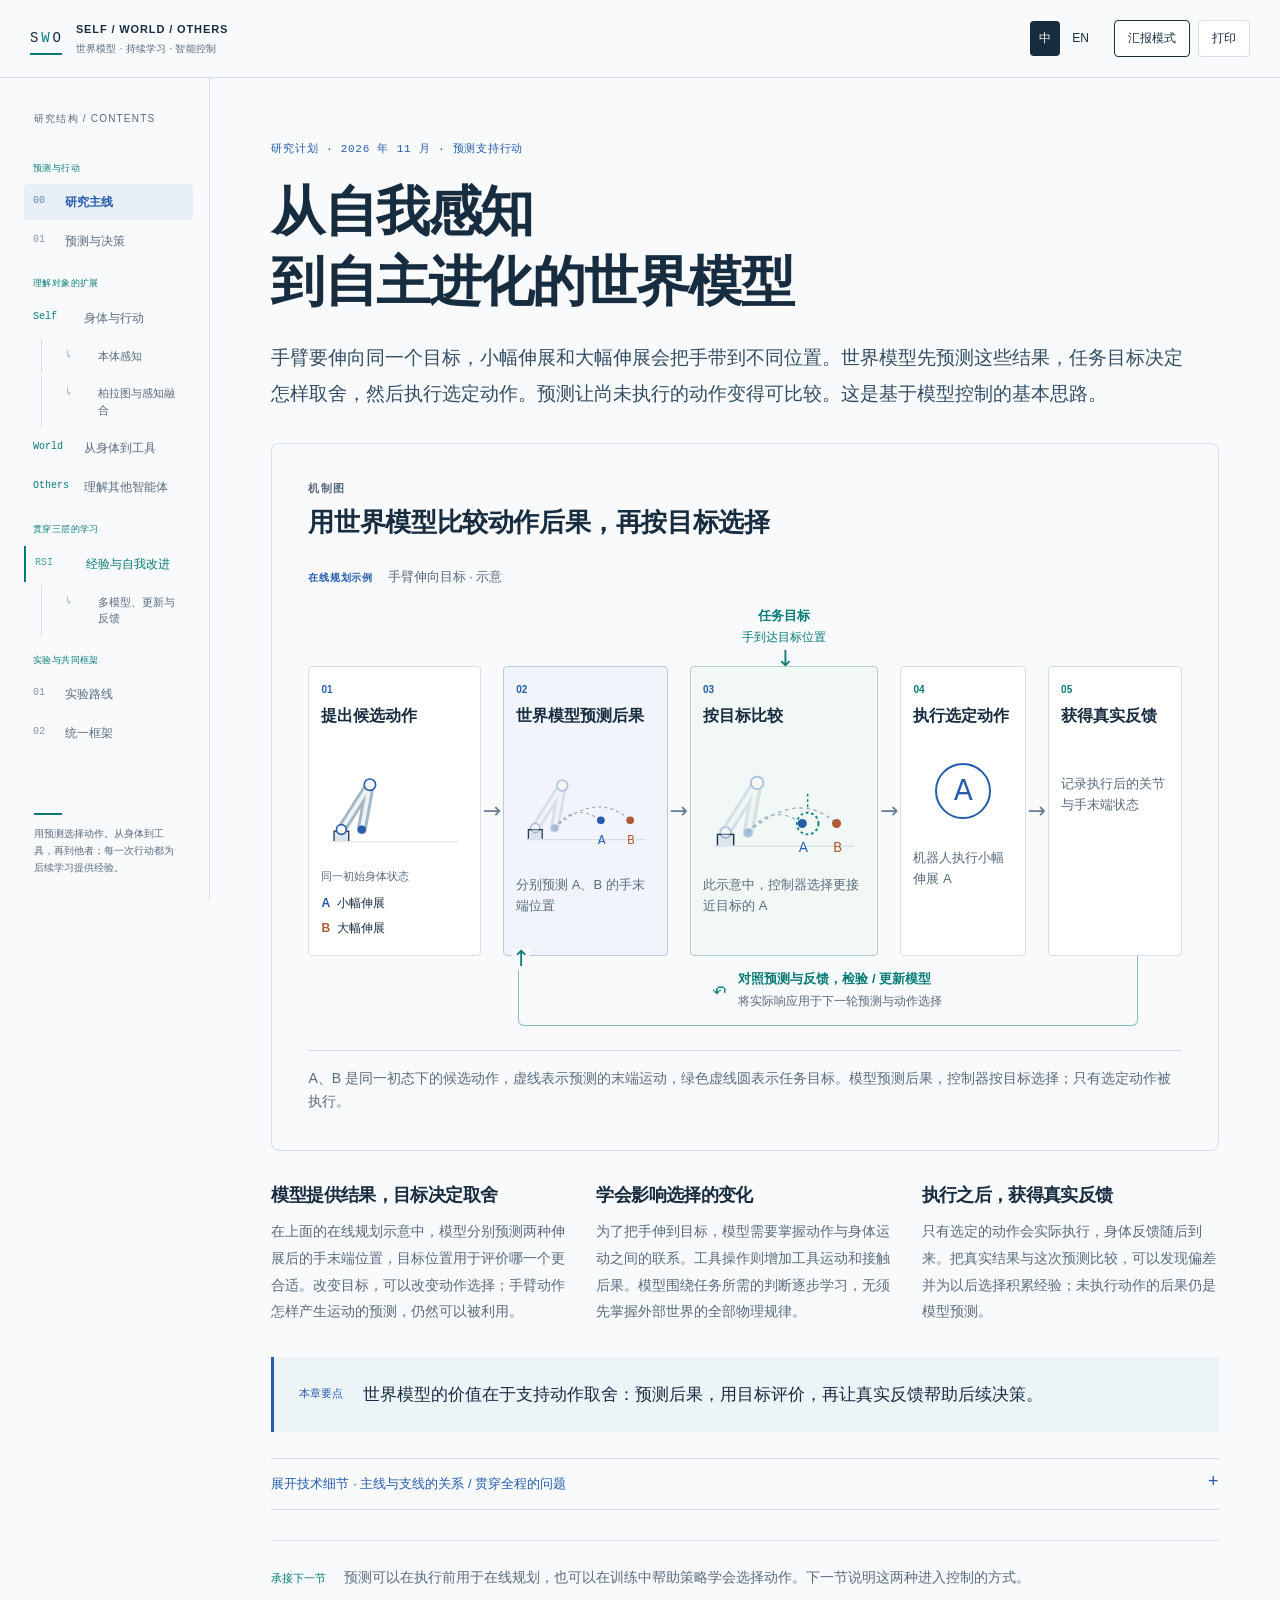
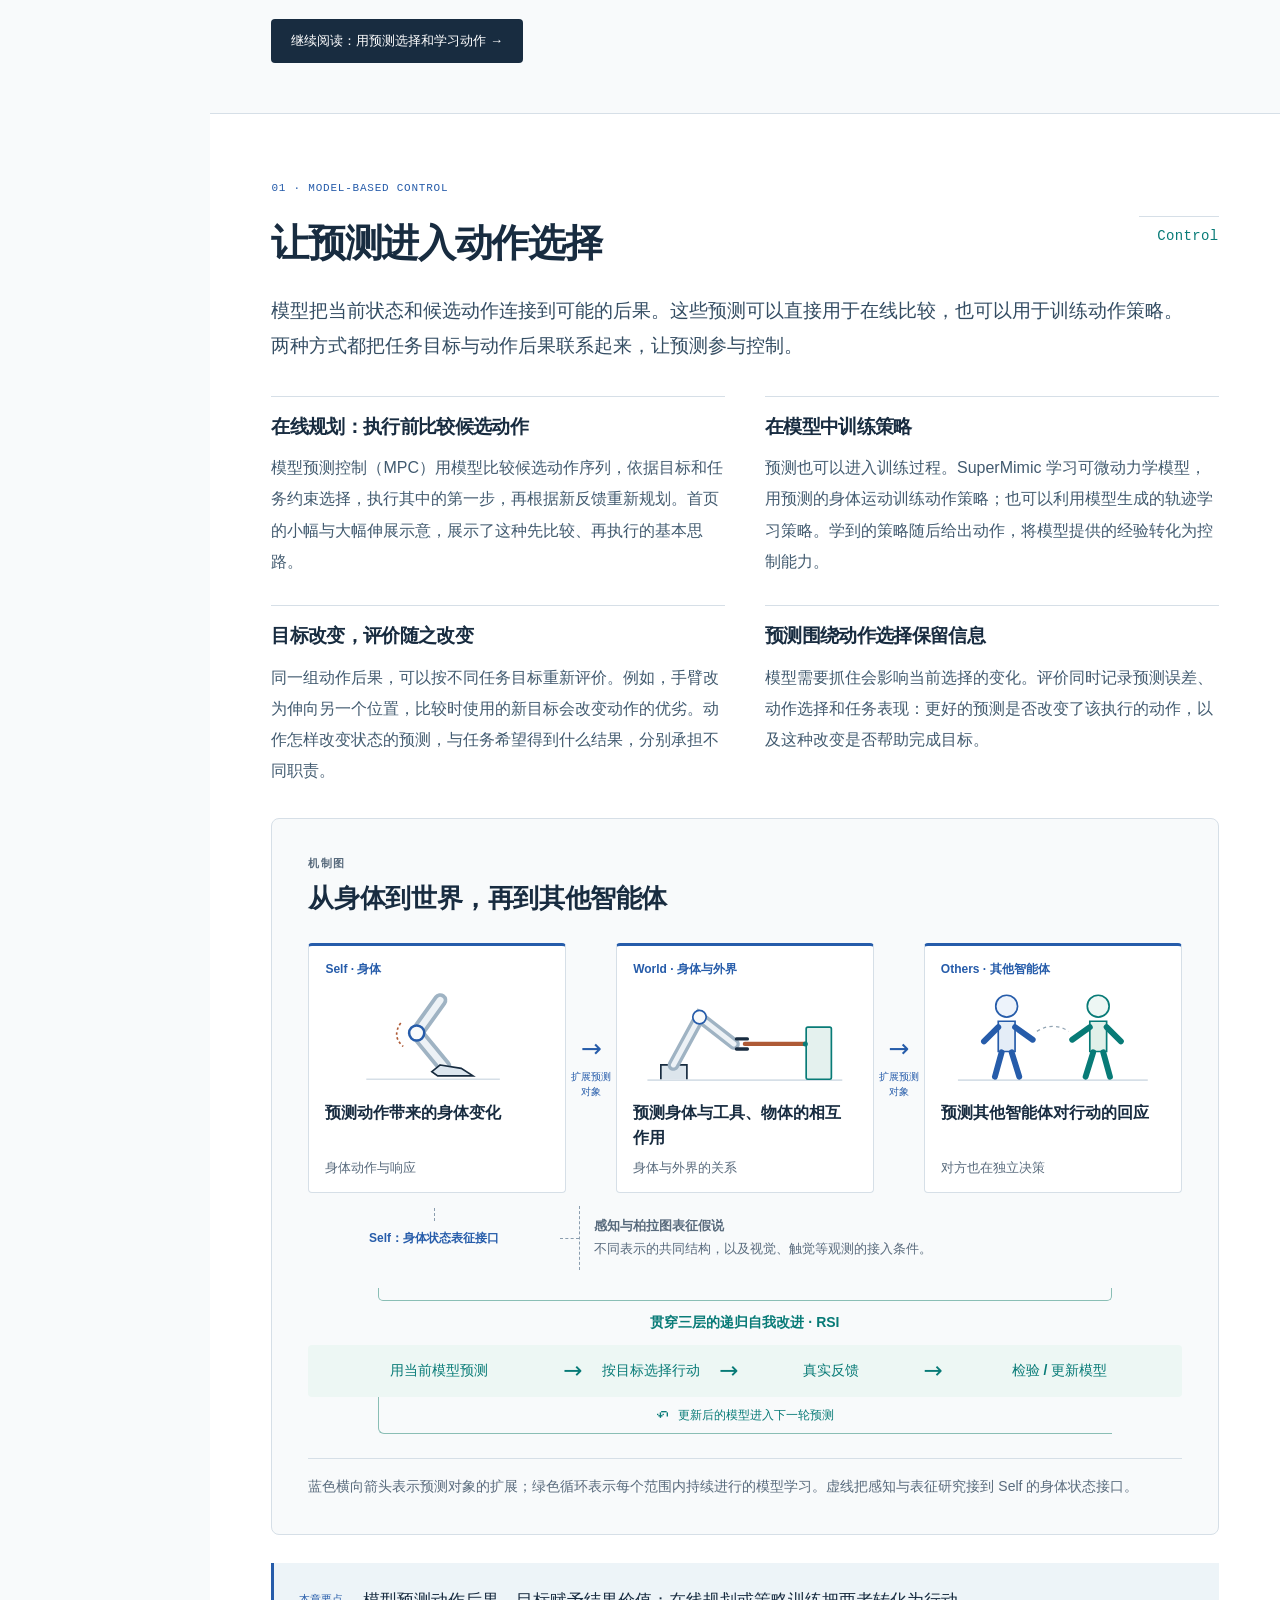
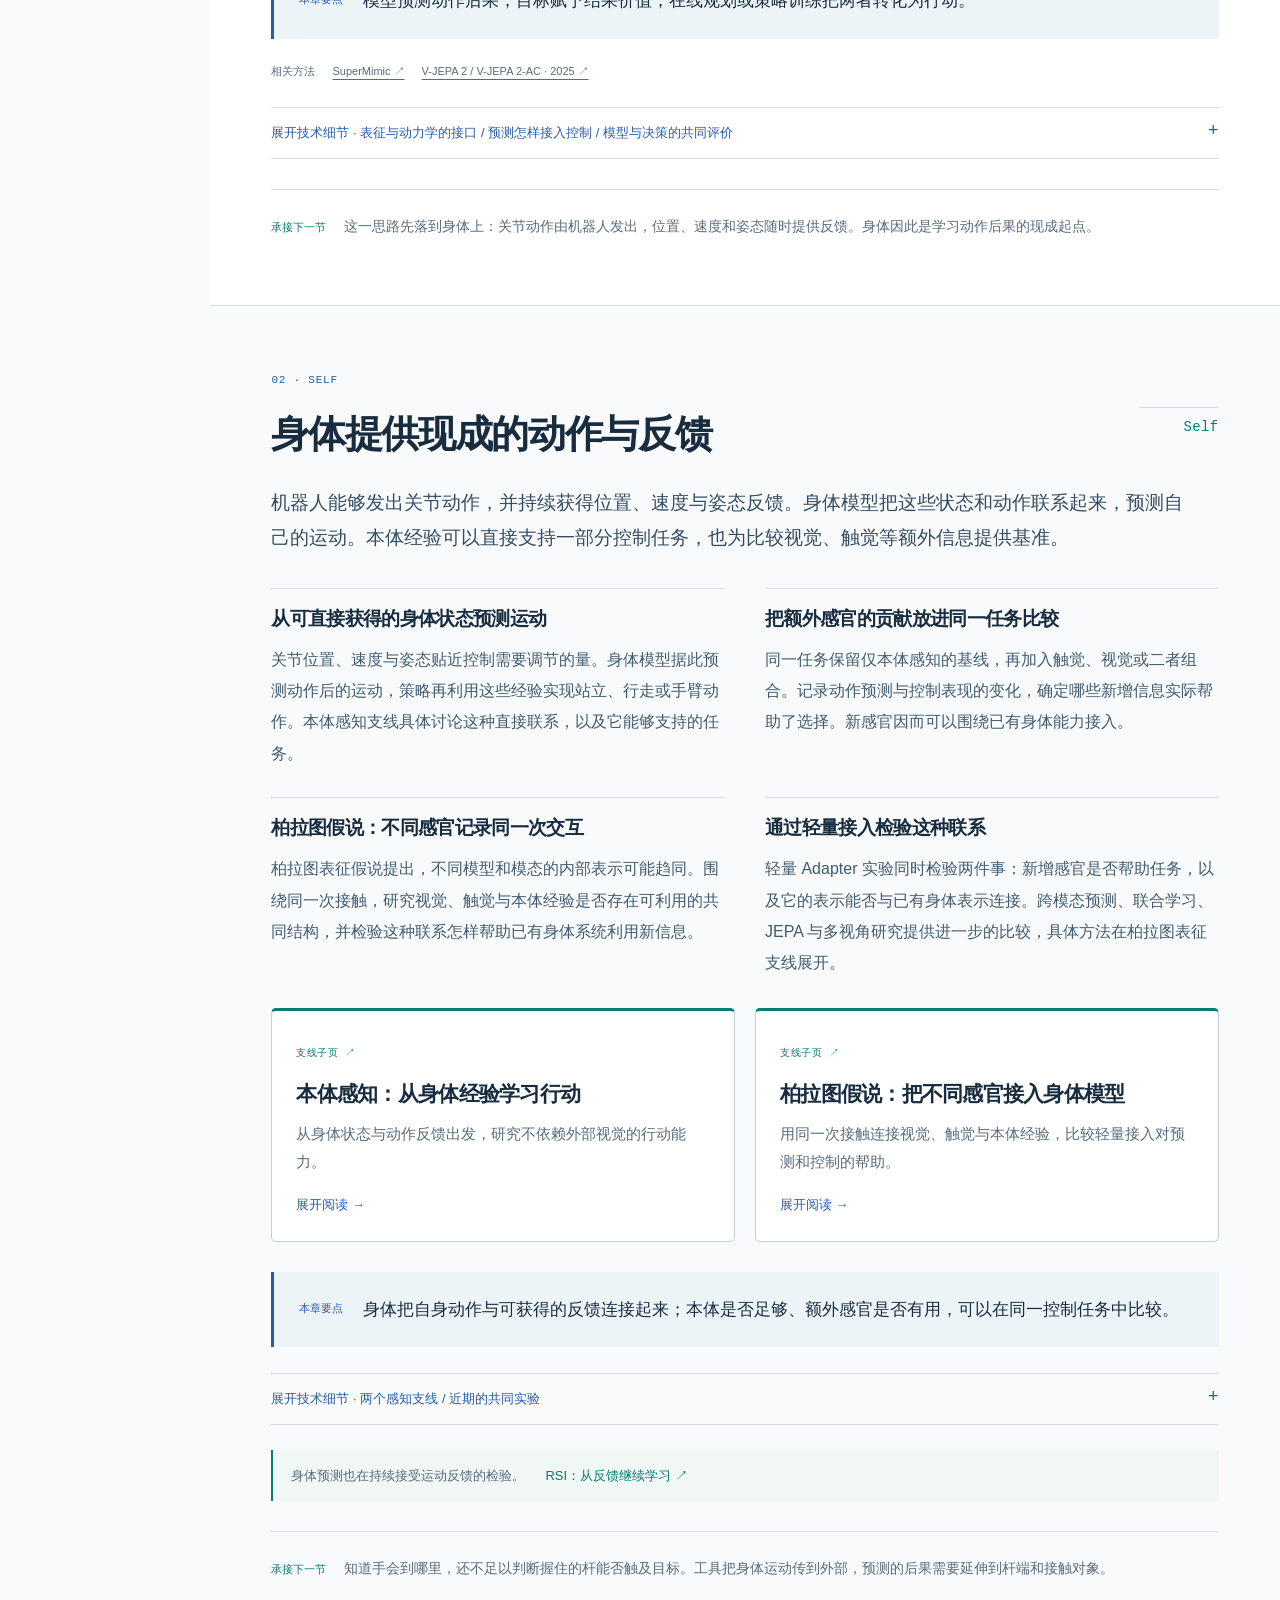
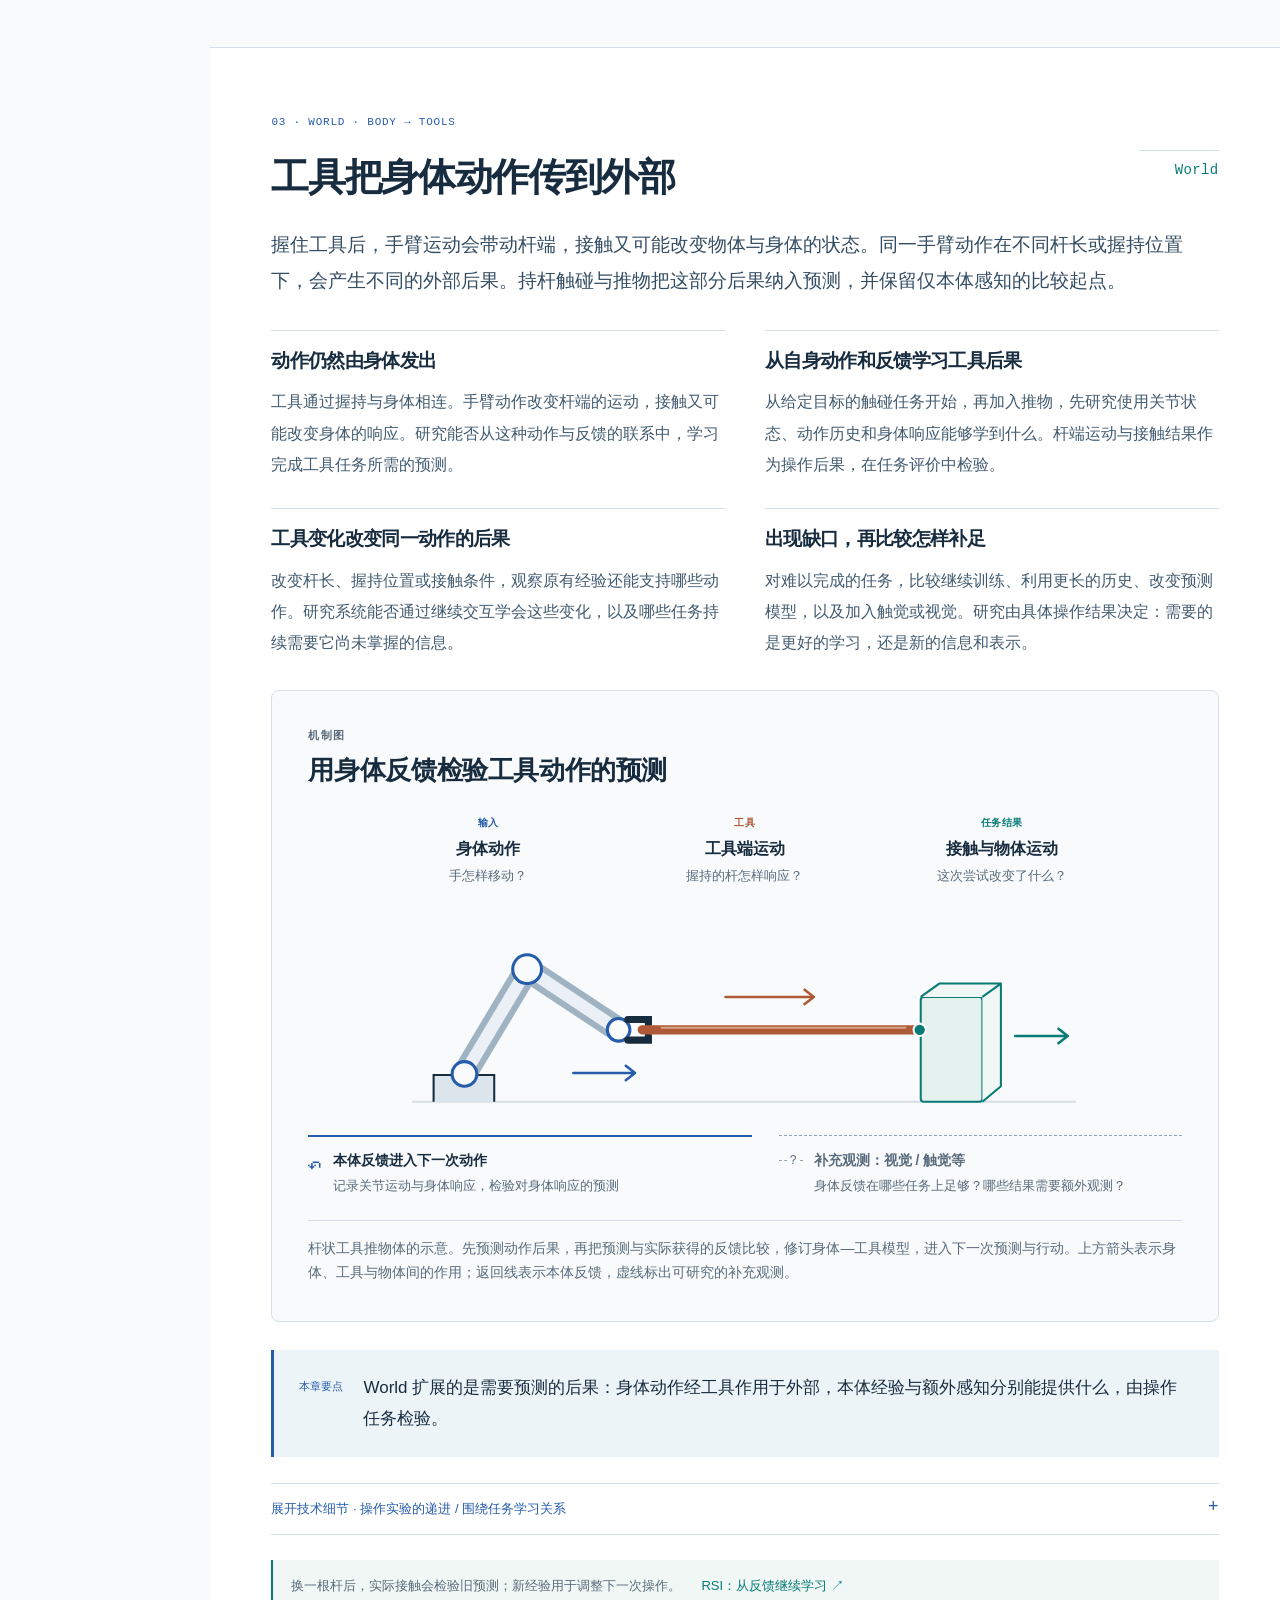
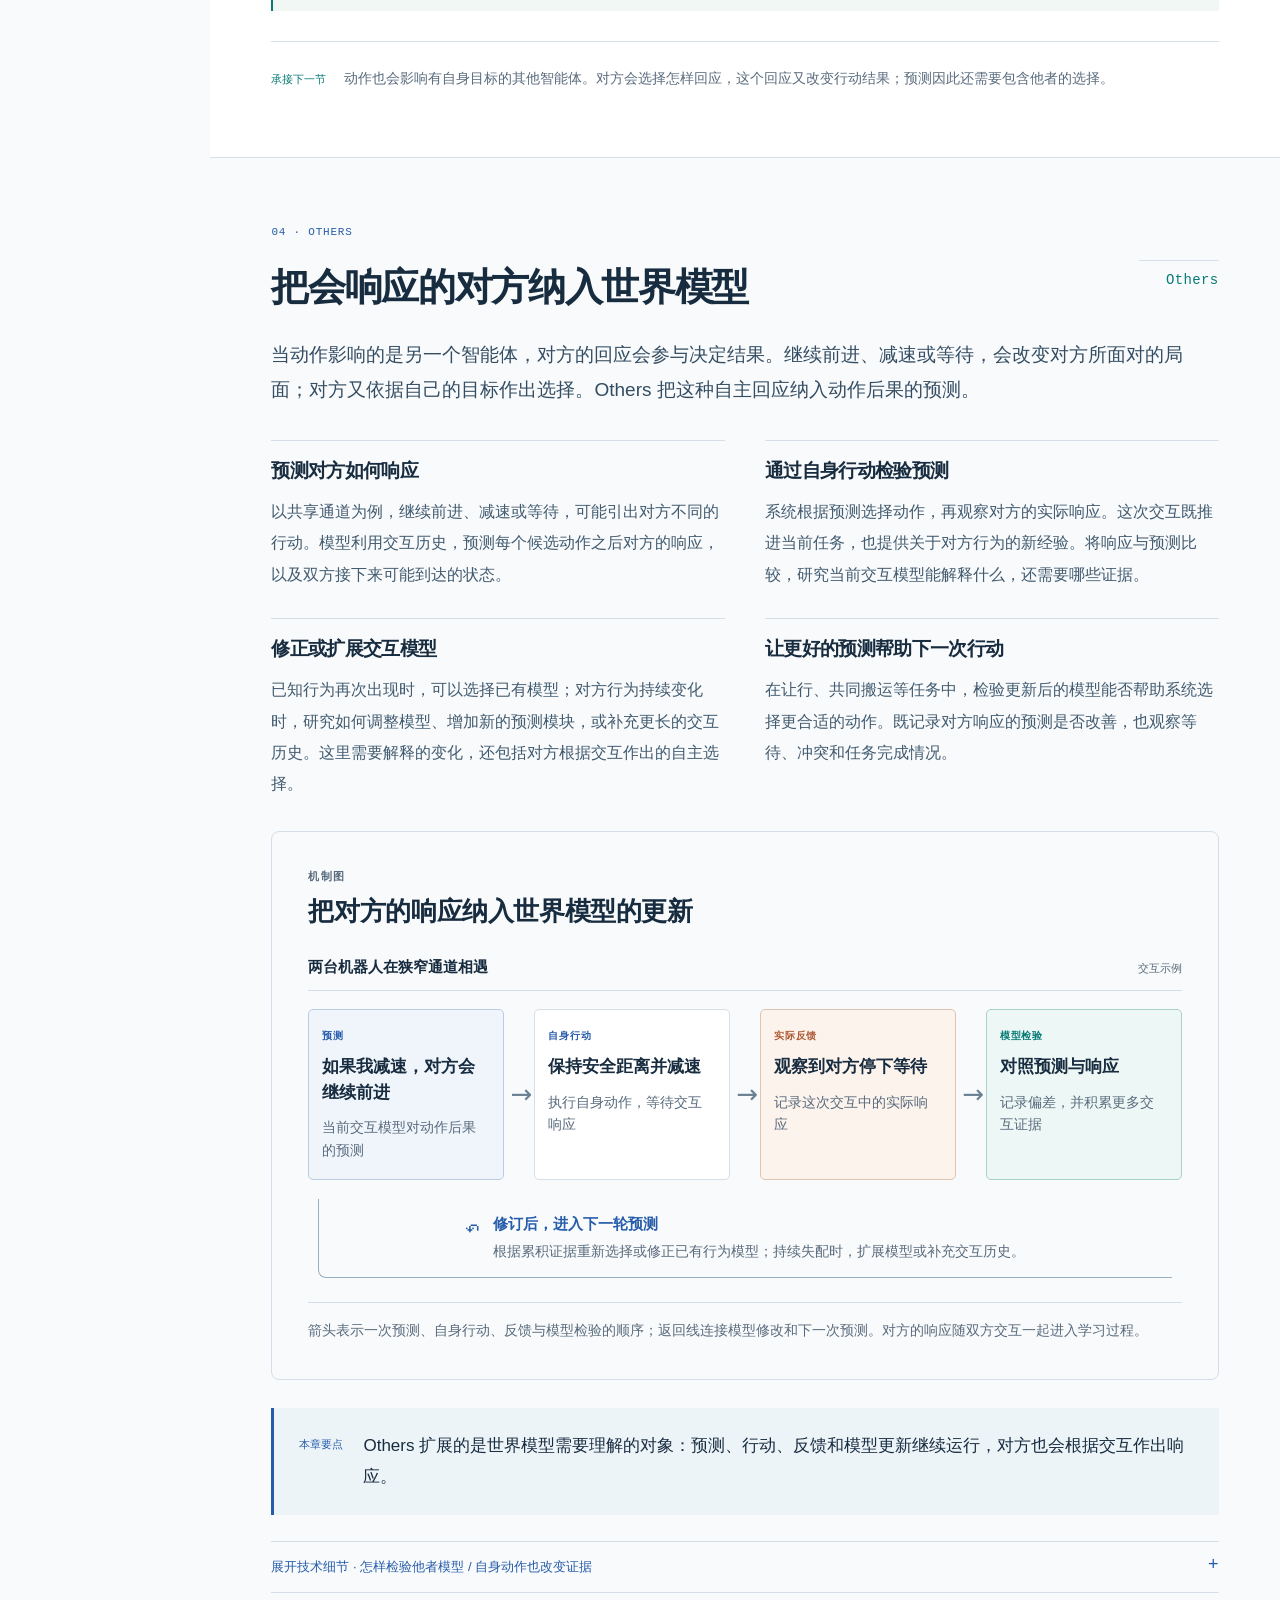
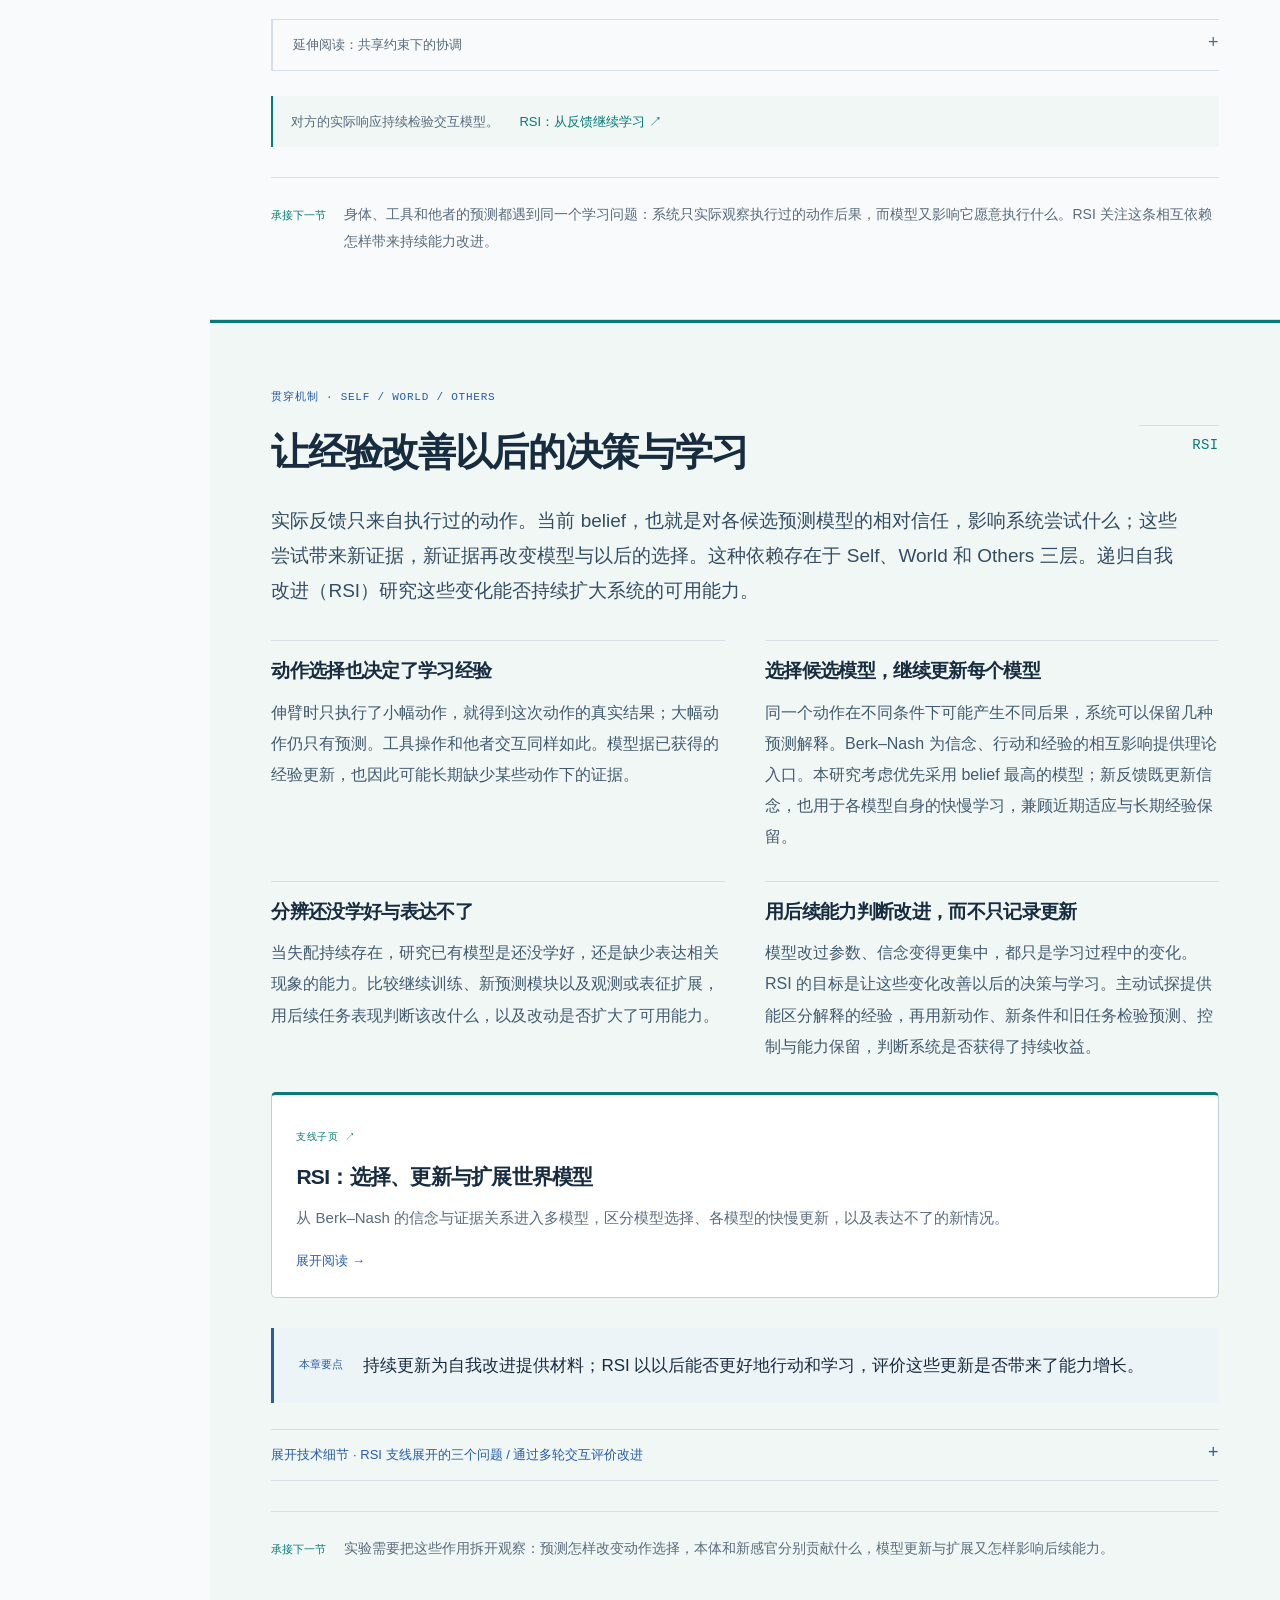
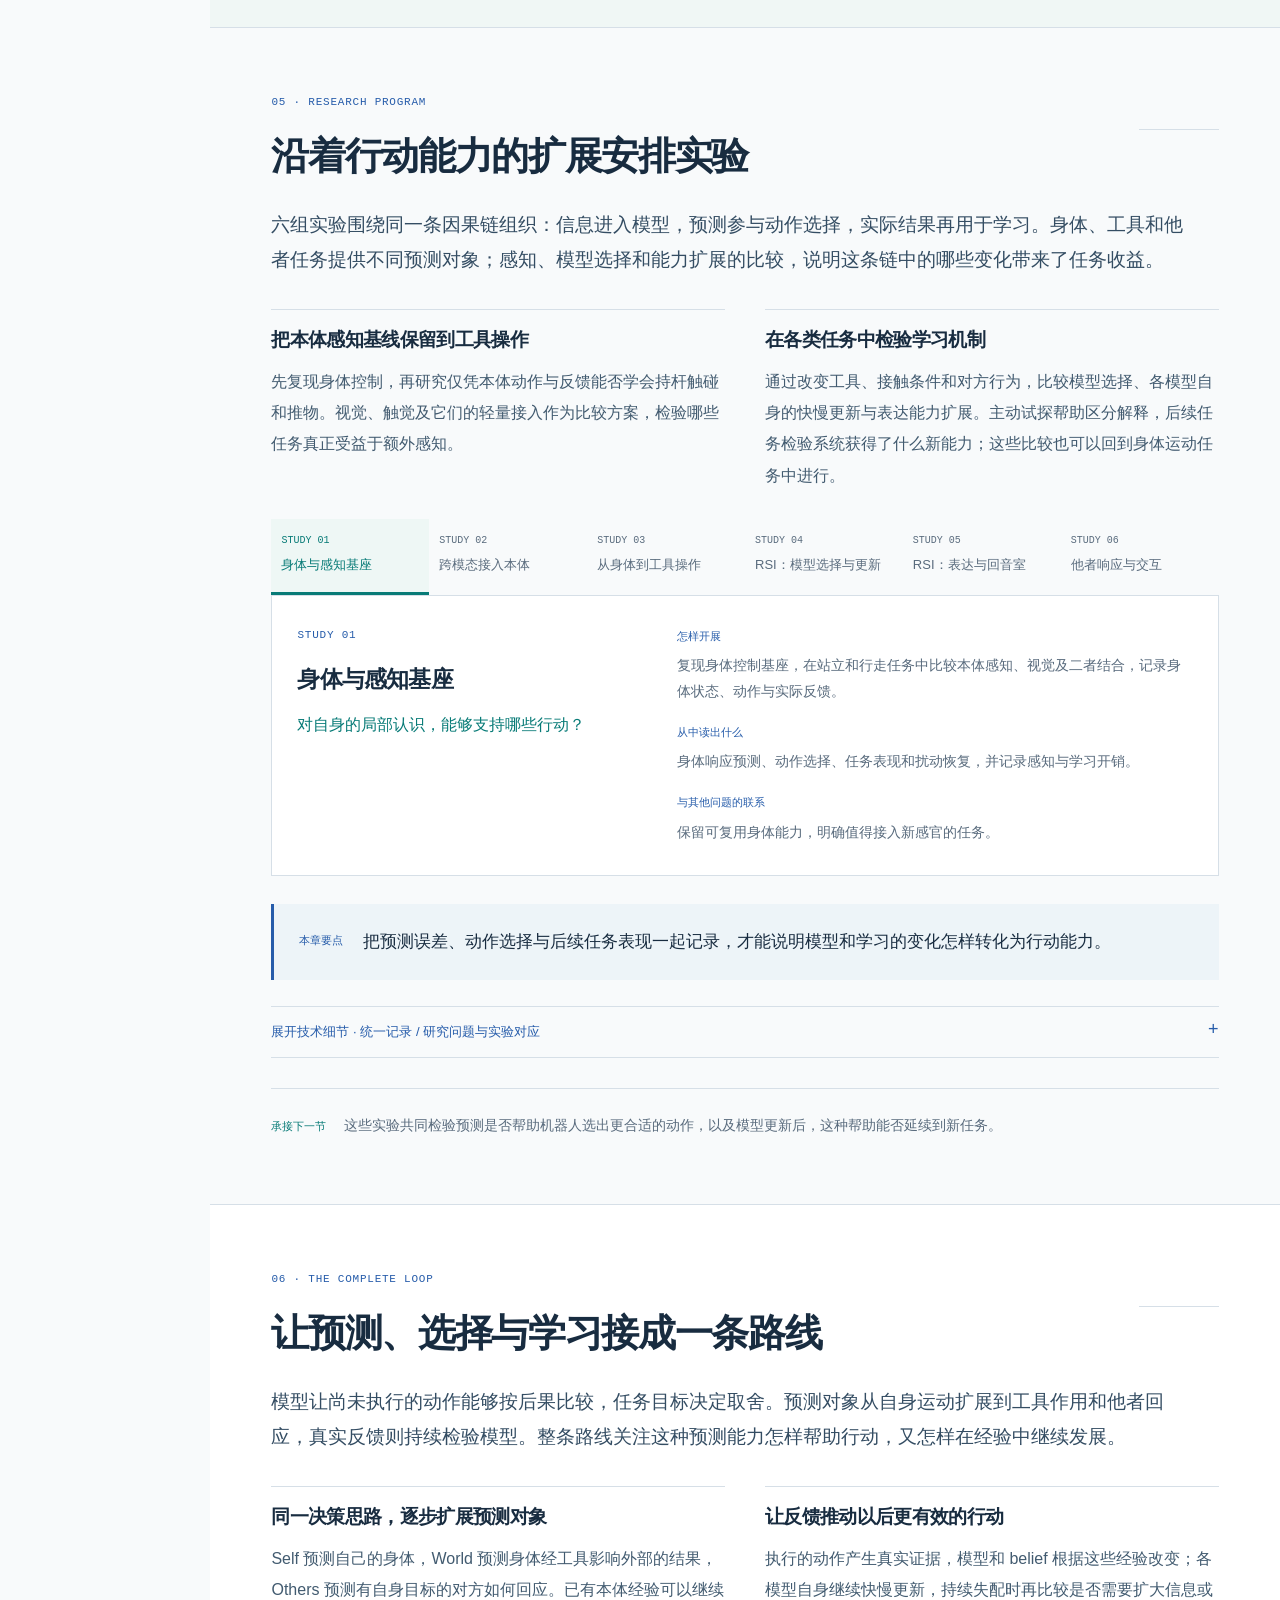
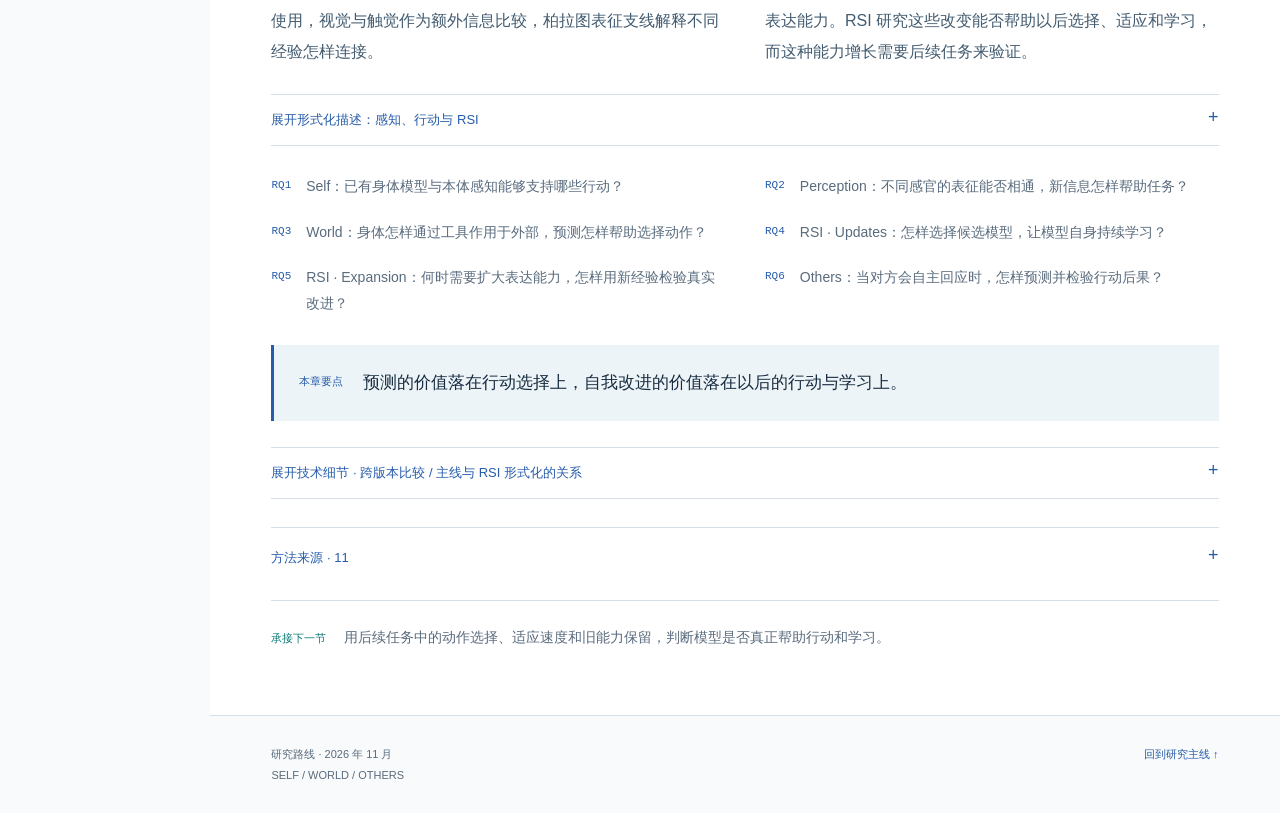
<file: index.html>
<!doctype html>
<html lang="zh-CN">
<head>
<meta charset="utf-8"><meta name="viewport" content="width=device-width,initial-scale=1"><meta name="theme-color" content="#f8fafb">
<meta name="description" content="预测候选动作的后果，按任务目标选择行动；从身体到工具和其他智能体，通过真实反馈持续学习。">
<title>从自我感知到自主进化的世界模型</title>
<link rel="icon" href="favicon.svg" type="image/svg+xml"><link rel="stylesheet" href="vendor/katex/katex.min.css?v=00e0b094171b"><link rel="stylesheet" href="styles.css?v=f8da1d11fa56"><link rel="stylesheet" href="diagrams.css?v=9ef7c3e5e3b0"><link rel="stylesheet" href="math.css?v=f009b9d8c905">
<script src="vendor/katex/katex.min.js?v=fa140498b8cf" defer></script><script src="vendor/katex/auto-render.min.js?v=e5372d199bcd" defer></script><script src="math.js?v=7bf597b99b36" defer></script><script src="content.js?v=aa4bd9a8aedd" defer></script><script src="routes.js?v=5a9f0ceced21" defer></script><script src="diagrams.js?v=bb02d4e8dca4" defer></script><script src="app.js?v=90d0920fb17a" defer></script>
</head>
<body>
<a href="#main" class="skip-link">跳转到正文 / Skip to content</a>
<header class="topbar"><a href="#overview" class="brand"><span class="brand-mark" aria-hidden="true">S<span>W</span>O</span><span>SELF / WORLD / OTHERS<small id="brand-subtitle"></small></span></a><div class="toolbar"><div class="languages" role="group" aria-label="语言 / Language"><button data-lang="zh" type="button">中</button><button data-lang="en" type="button">EN</button></div><button id="present-button" type="button"></button><button id="print-button" type="button"></button></div></header>
<aside class="sidebar"><p id="contents-label"></p><nav id="chapter-nav" aria-label="章节 / Chapters"></nav><div class="sidebar-bottom"><span></span><p id="sidebar-note"></p></div></aside>
<main id="main" tabindex="-1"></main><footer id="footer"></footer>
<div id="presentation-controls" hidden><button id="previous" type="button"></button><span id="slide-count" aria-live="polite"></span><button id="next" type="button"></button><button id="exit-presentation" type="button"></button></div>
<div id="live-status" class="sr-only" role="status" aria-live="polite"></div>
<noscript>请启用 JavaScript 查看研究汇报。Please enable JavaScript to read the presentation.</noscript>
</body></html>
</file>
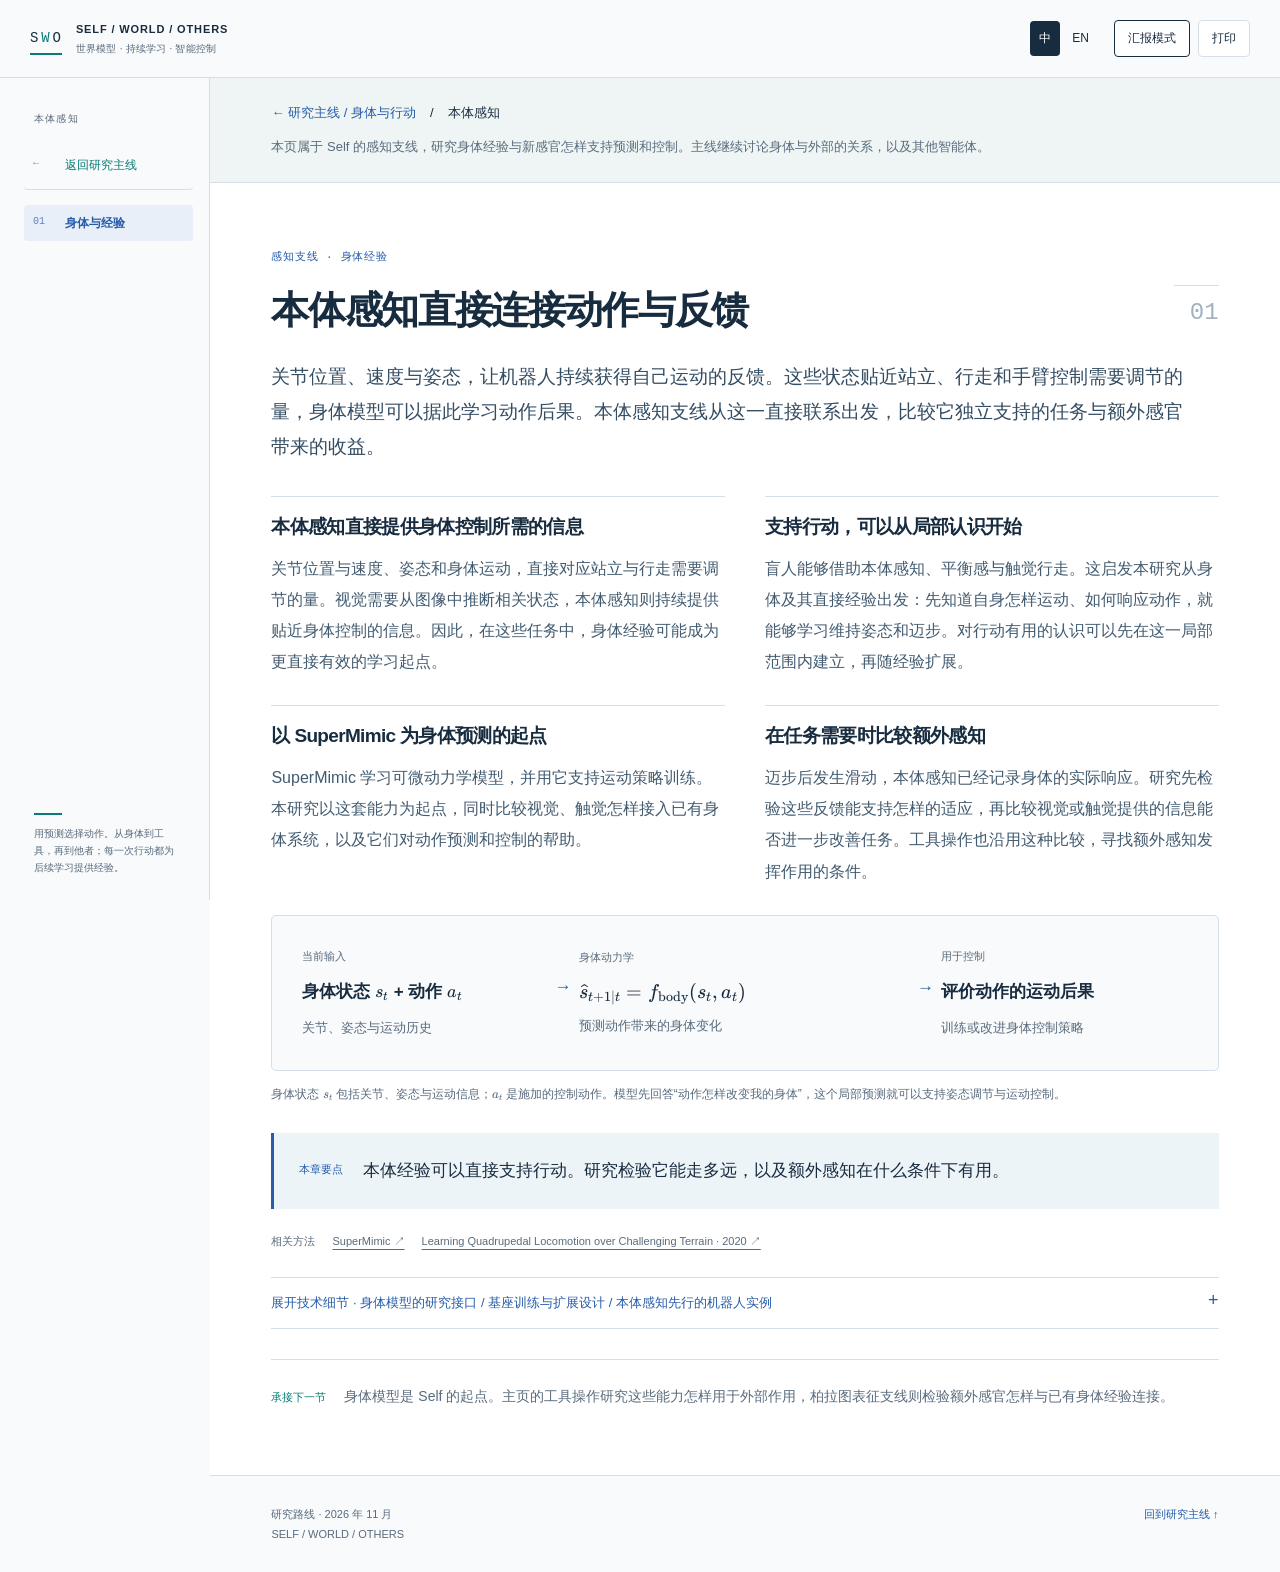
<file: body.html>
<!doctype html>
<html lang="zh-CN">
<head>
<meta charset="utf-8"><meta name="viewport" content="width=device-width,initial-scale=1"><meta name="theme-color" content="#f8fafb">
<meta name="description" content="从关节、姿态与运动历史出发，学习动作的身体后果，并比较额外感知对控制的作用。">
<title>本体感知：从身体经验学习行动</title>
<link rel="icon" href="favicon.svg" type="image/svg+xml"><link rel="stylesheet" href="vendor/katex/katex.min.css?v=00e0b094171b"><link rel="stylesheet" href="styles.css?v=f8da1d11fa56"><link rel="stylesheet" href="diagrams.css?v=9ef7c3e5e3b0"><link rel="stylesheet" href="math.css?v=f009b9d8c905">
<script src="vendor/katex/katex.min.js?v=fa140498b8cf" defer></script><script src="vendor/katex/auto-render.min.js?v=e5372d199bcd" defer></script><script src="math.js?v=7bf597b99b36" defer></script><script src="content.js?v=aa4bd9a8aedd" defer></script><script src="routes.js?v=5a9f0ceced21" defer></script><script src="diagrams.js?v=bb02d4e8dca4" defer></script><script src="app.js?v=90d0920fb17a" defer></script>
</head>
<body>
<a href="#main" class="skip-link">跳转到正文 / Skip to content</a>
<header class="topbar"><a href="#overview" class="brand"><span class="brand-mark" aria-hidden="true">S<span>W</span>O</span><span>SELF / WORLD / OTHERS<small id="brand-subtitle"></small></span></a><div class="toolbar"><div class="languages" role="group" aria-label="语言 / Language"><button data-lang="zh" type="button">中</button><button data-lang="en" type="button">EN</button></div><button id="present-button" type="button"></button><button id="print-button" type="button"></button></div></header>
<aside class="sidebar"><p id="contents-label"></p><nav id="chapter-nav" aria-label="章节 / Chapters"></nav><div class="sidebar-bottom"><span></span><p id="sidebar-note"></p></div></aside>
<main id="main" tabindex="-1"></main><footer id="footer"></footer>
<div id="presentation-controls" hidden><button id="previous" type="button"></button><span id="slide-count" aria-live="polite"></span><button id="next" type="button"></button><button id="exit-presentation" type="button"></button></div>
<div id="live-status" class="sr-only" role="status" aria-live="polite"></div>
<noscript>请启用 JavaScript 查看研究汇报。Please enable JavaScript to read the presentation.</noscript>
</body></html>
</file>
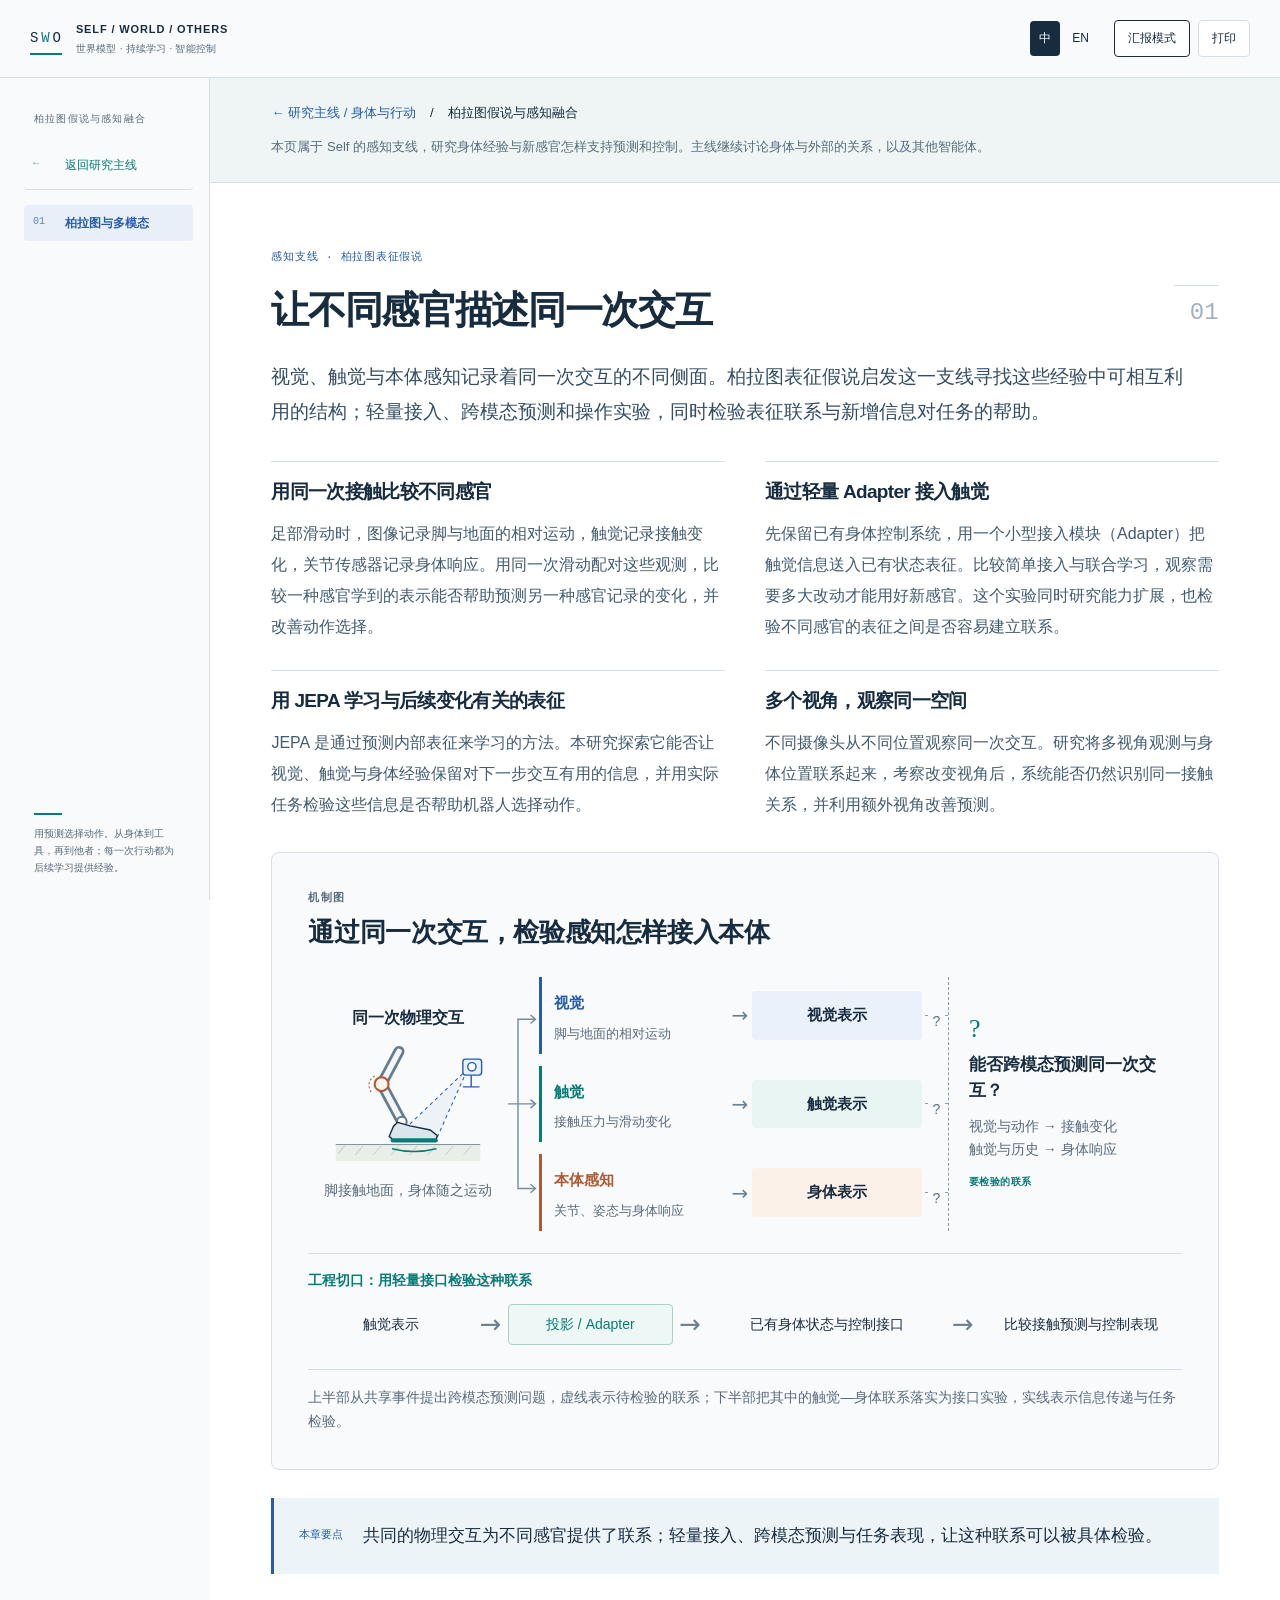
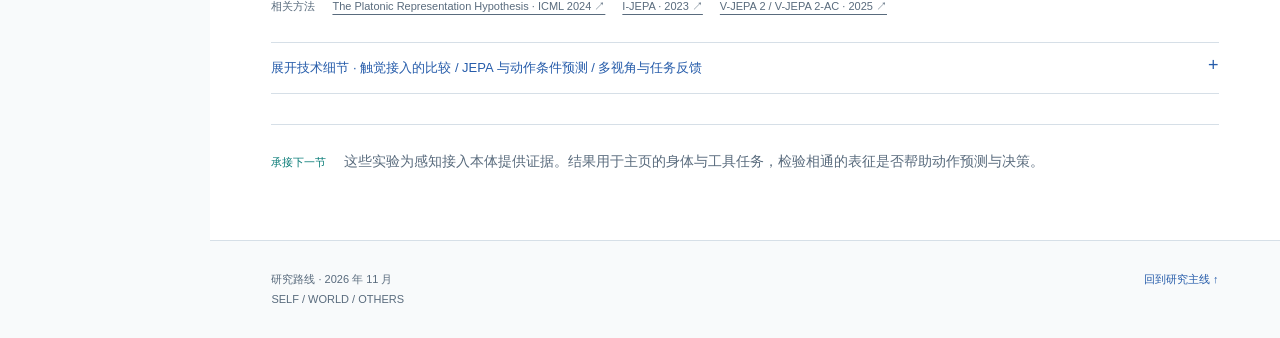
<file: platonic.html>
<!doctype html>
<html lang="zh-CN">
<head>
<meta charset="utf-8"><meta name="viewport" content="width=device-width,initial-scale=1"><meta name="theme-color" content="#f8fafb">
<meta name="description" content="把视觉、触觉与本体经验联系到同一次交互，通过轻量接入检验表征联系与任务价值。">
<title>柏拉图假说与感知融合</title>
<link rel="icon" href="favicon.svg" type="image/svg+xml"><link rel="stylesheet" href="vendor/katex/katex.min.css?v=00e0b094171b"><link rel="stylesheet" href="styles.css?v=f8da1d11fa56"><link rel="stylesheet" href="diagrams.css?v=9ef7c3e5e3b0"><link rel="stylesheet" href="math.css?v=f009b9d8c905">
<script src="vendor/katex/katex.min.js?v=fa140498b8cf" defer></script><script src="vendor/katex/auto-render.min.js?v=e5372d199bcd" defer></script><script src="math.js?v=7bf597b99b36" defer></script><script src="content.js?v=aa4bd9a8aedd" defer></script><script src="routes.js?v=5a9f0ceced21" defer></script><script src="diagrams.js?v=bb02d4e8dca4" defer></script><script src="app.js?v=90d0920fb17a" defer></script>
</head>
<body>
<a href="#main" class="skip-link">跳转到正文 / Skip to content</a>
<header class="topbar"><a href="#overview" class="brand"><span class="brand-mark" aria-hidden="true">S<span>W</span>O</span><span>SELF / WORLD / OTHERS<small id="brand-subtitle"></small></span></a><div class="toolbar"><div class="languages" role="group" aria-label="语言 / Language"><button data-lang="zh" type="button">中</button><button data-lang="en" type="button">EN</button></div><button id="present-button" type="button"></button><button id="print-button" type="button"></button></div></header>
<aside class="sidebar"><p id="contents-label"></p><nav id="chapter-nav" aria-label="章节 / Chapters"></nav><div class="sidebar-bottom"><span></span><p id="sidebar-note"></p></div></aside>
<main id="main" tabindex="-1"></main><footer id="footer"></footer>
<div id="presentation-controls" hidden><button id="previous" type="button"></button><span id="slide-count" aria-live="polite"></span><button id="next" type="button"></button><button id="exit-presentation" type="button"></button></div>
<div id="live-status" class="sr-only" role="status" aria-live="polite"></div>
<noscript>请启用 JavaScript 查看研究汇报。Please enable JavaScript to read the presentation.</noscript>
</body></html>
</file>
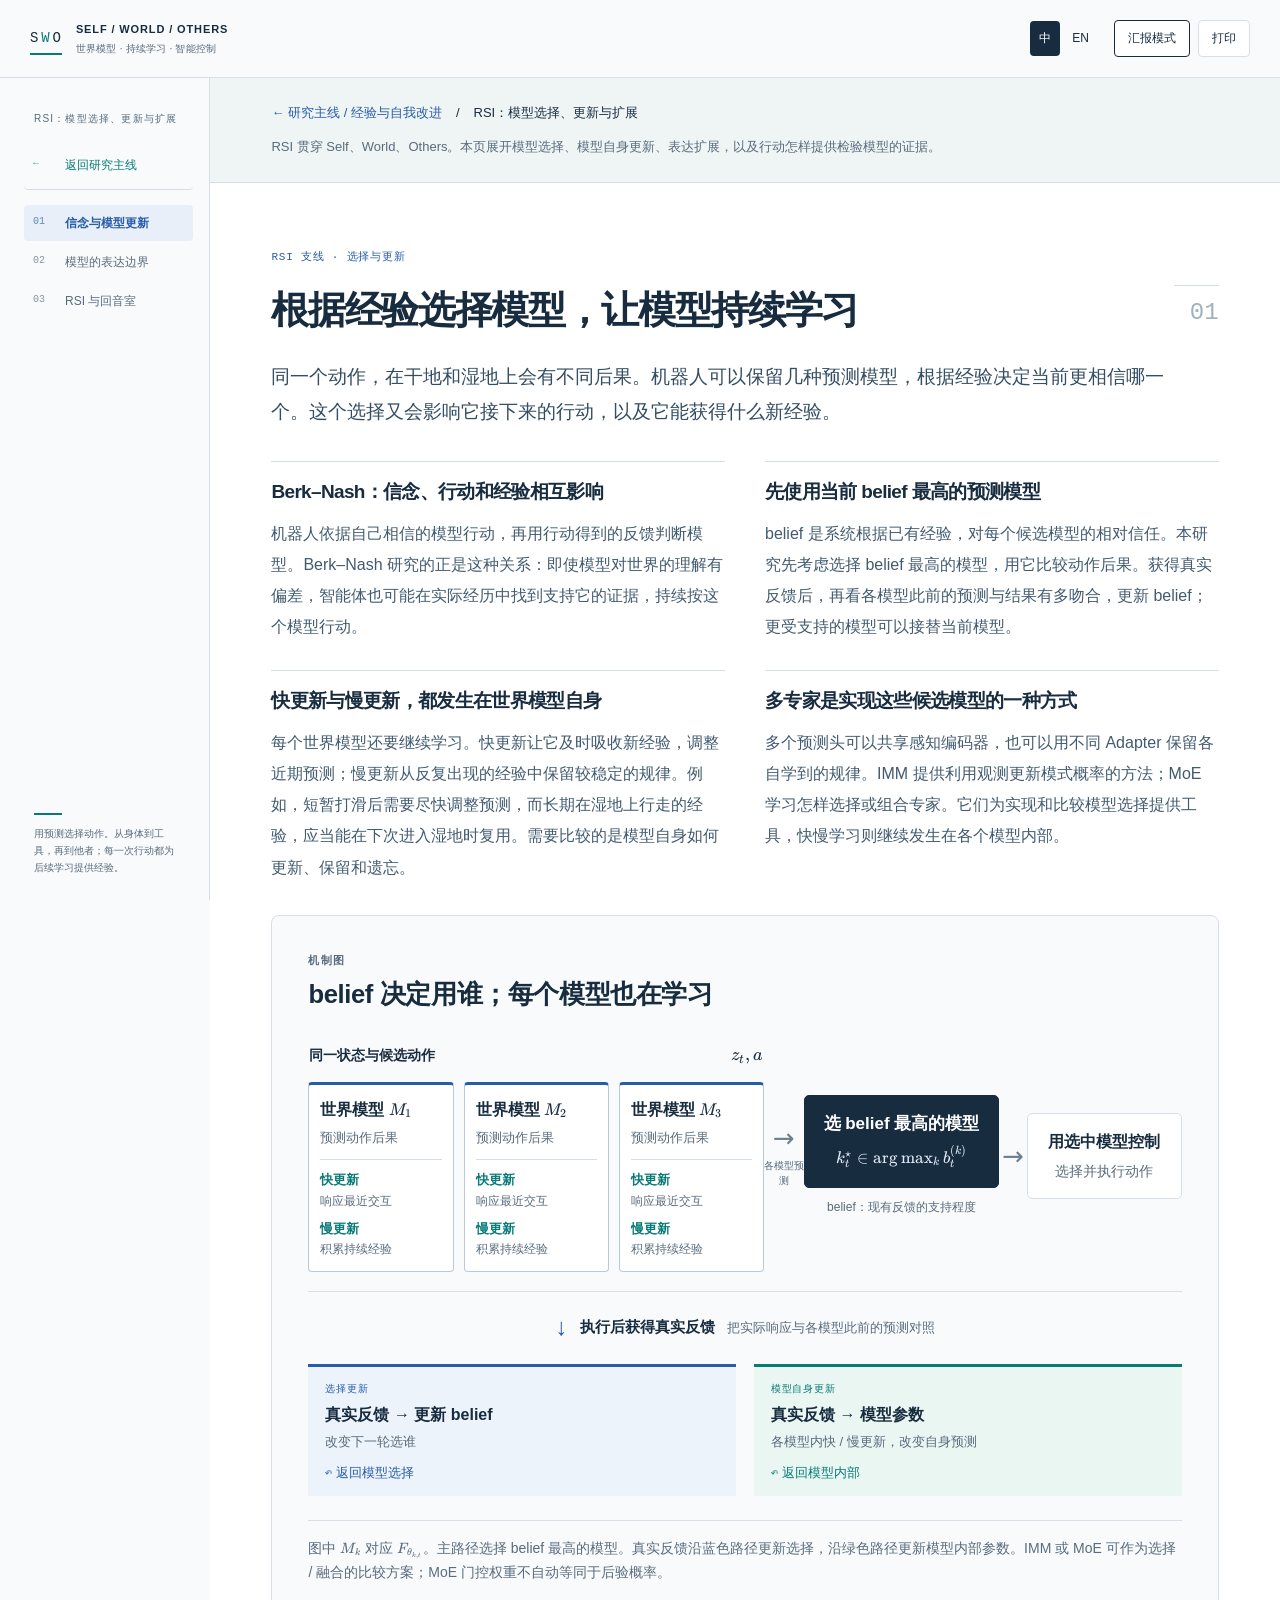
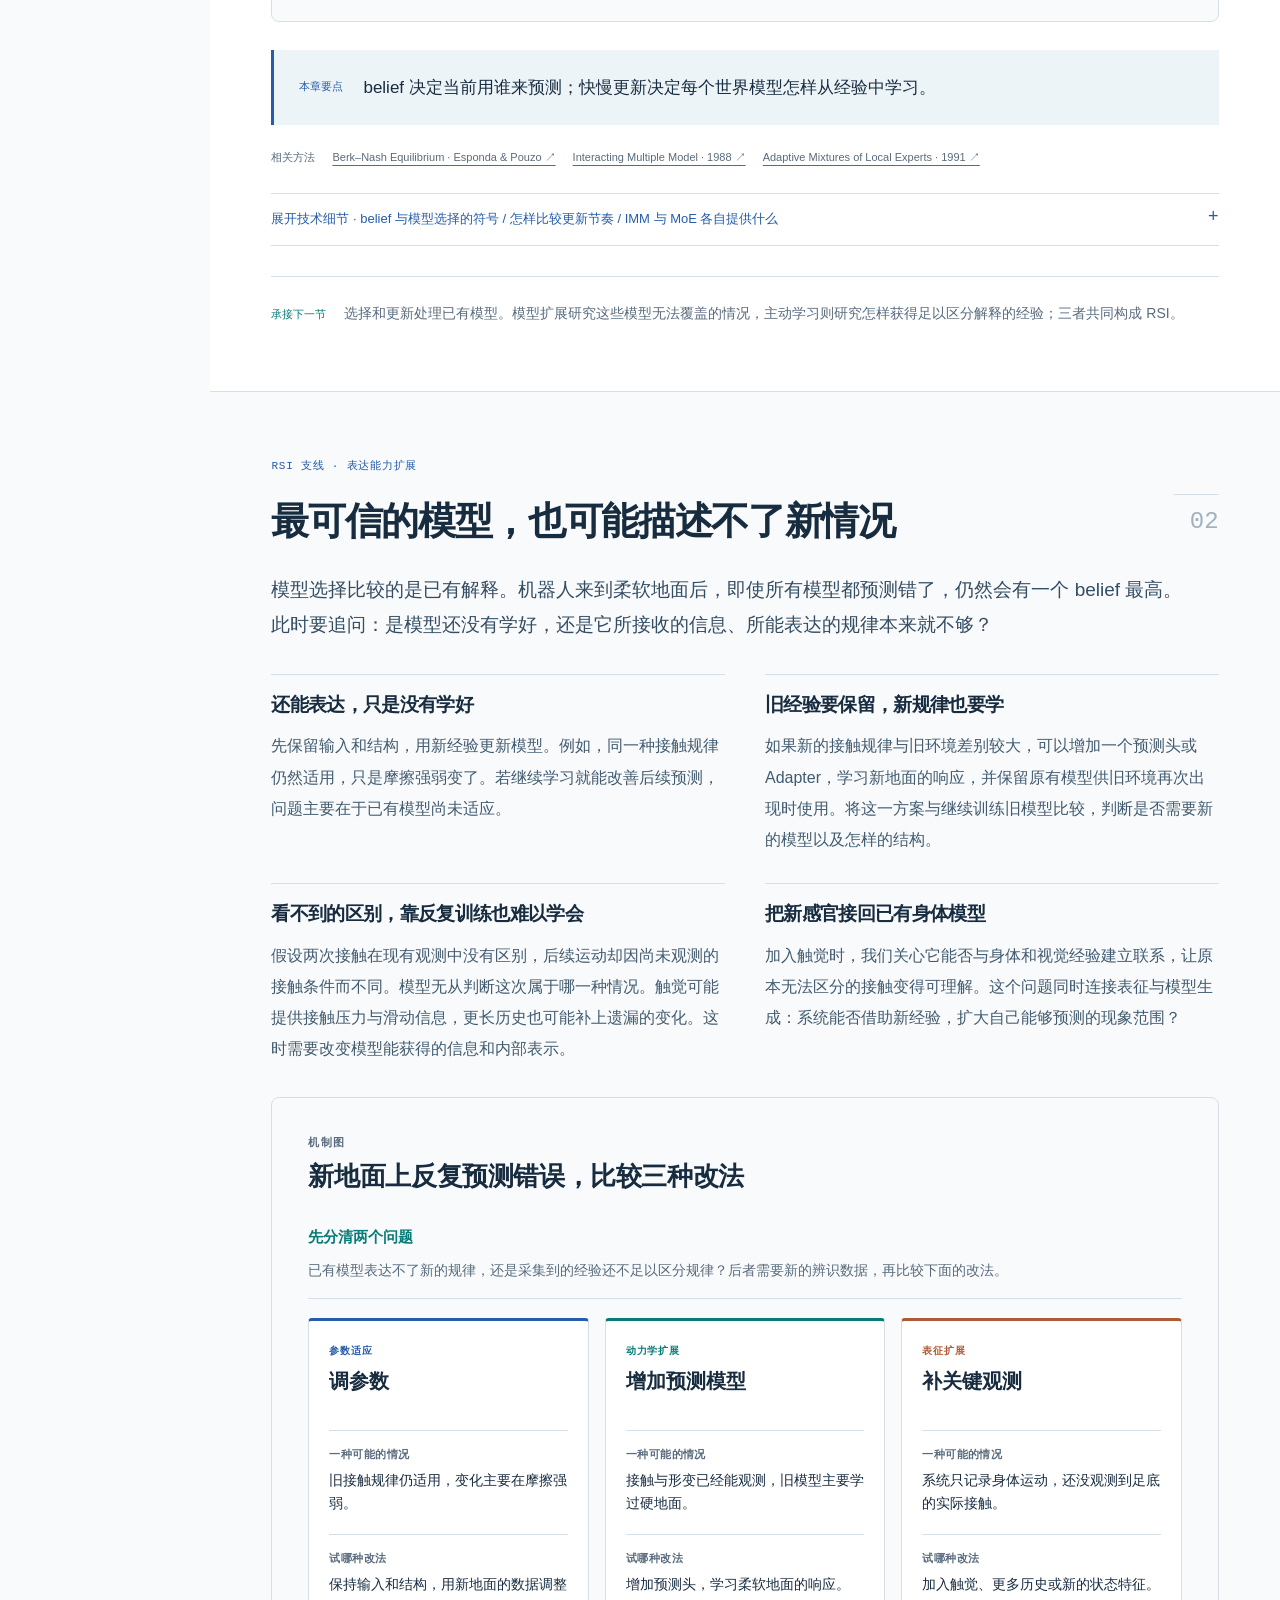
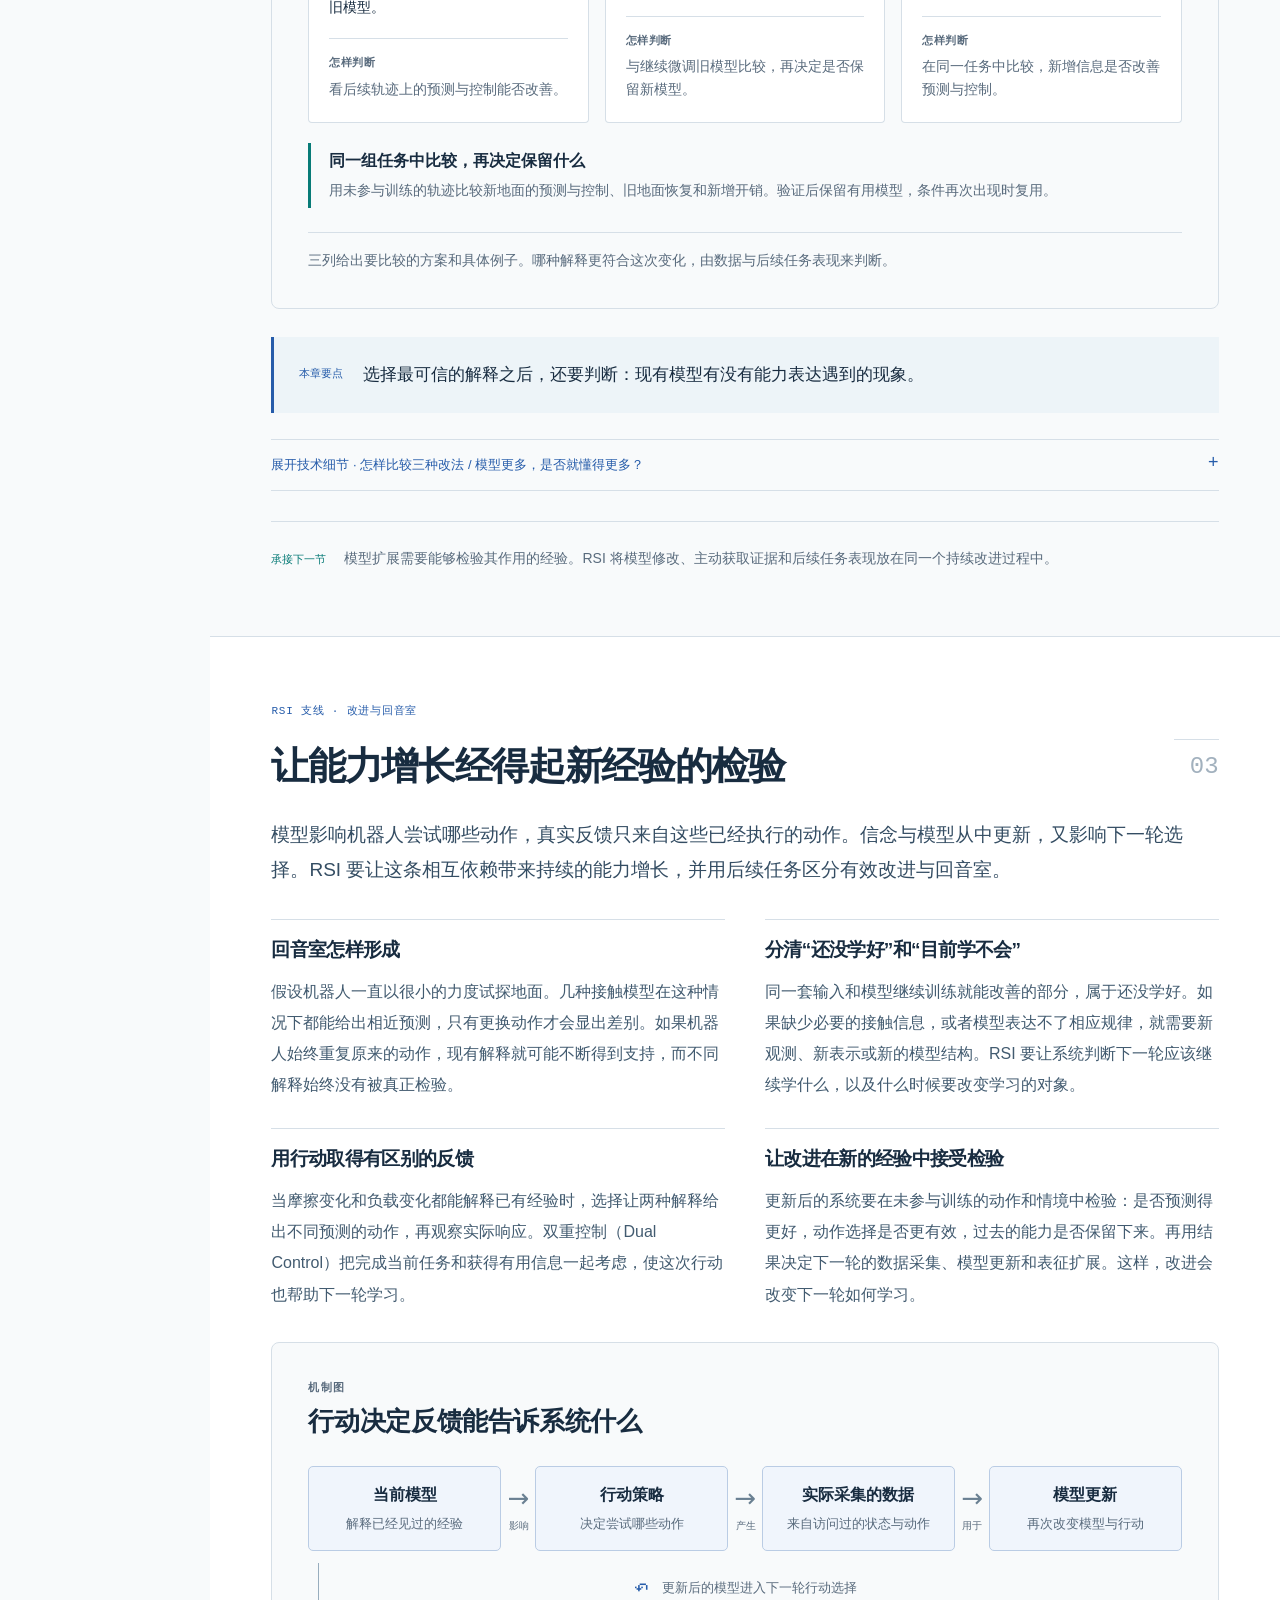
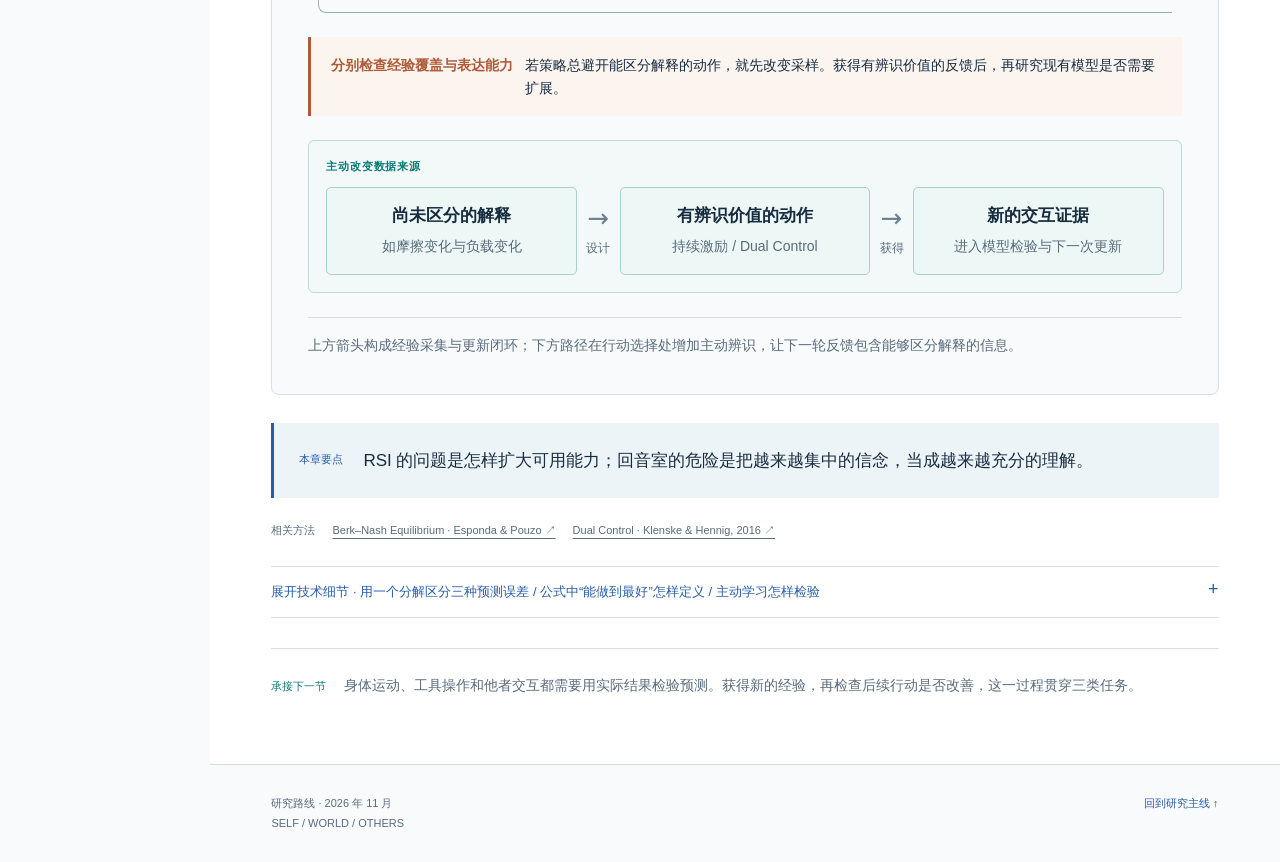
<file: rsi.html>
<!doctype html>
<html lang="zh-CN">
<head>
<meta charset="utf-8"><meta name="viewport" content="width=device-width,initial-scale=1"><meta name="theme-color" content="#f8fafb">
<meta name="description" content="模型影响行动，行动带来新的经验；研究各世界模型的选择、快慢更新与表达扩展，并用新任务检验改进。">
<title>RSI：在行动中检验和改进世界模型</title>
<link rel="icon" href="favicon.svg" type="image/svg+xml"><link rel="stylesheet" href="vendor/katex/katex.min.css?v=00e0b094171b"><link rel="stylesheet" href="styles.css?v=f8da1d11fa56"><link rel="stylesheet" href="diagrams.css?v=9ef7c3e5e3b0"><link rel="stylesheet" href="math.css?v=f009b9d8c905">
<script src="vendor/katex/katex.min.js?v=fa140498b8cf" defer></script><script src="vendor/katex/auto-render.min.js?v=e5372d199bcd" defer></script><script src="math.js?v=7bf597b99b36" defer></script><script src="content.js?v=aa4bd9a8aedd" defer></script><script src="routes.js?v=5a9f0ceced21" defer></script><script src="diagrams.js?v=bb02d4e8dca4" defer></script><script src="app.js?v=90d0920fb17a" defer></script>
</head>
<body>
<a href="#main" class="skip-link">跳转到正文 / Skip to content</a>
<header class="topbar"><a href="#overview" class="brand"><span class="brand-mark" aria-hidden="true">S<span>W</span>O</span><span>SELF / WORLD / OTHERS<small id="brand-subtitle"></small></span></a><div class="toolbar"><div class="languages" role="group" aria-label="语言 / Language"><button data-lang="zh" type="button">中</button><button data-lang="en" type="button">EN</button></div><button id="present-button" type="button"></button><button id="print-button" type="button"></button></div></header>
<aside class="sidebar"><p id="contents-label"></p><nav id="chapter-nav" aria-label="章节 / Chapters"></nav><div class="sidebar-bottom"><span></span><p id="sidebar-note"></p></div></aside>
<main id="main" tabindex="-1"></main><footer id="footer"></footer>
<div id="presentation-controls" hidden><button id="previous" type="button"></button><span id="slide-count" aria-live="polite"></span><button id="next" type="button"></button><button id="exit-presentation" type="button"></button></div>
<div id="live-status" class="sr-only" role="status" aria-live="polite"></div>
<noscript>请启用 JavaScript 查看研究汇报。Please enable JavaScript to read the presentation.</noscript>
</body></html>
</file>
<file: styles.css>
:root{--paper:#f8fafb;--ink:#182c40;--muted:#596b7d;--blue:#265caa;--teal:#087b77;--warm:#ae5a36;--line:#d6dfe7;--sidebar:210px;--mono:SFMono-Regular,Consolas,monospace}
*{box-sizing:border-box}html{scroll-behavior:smooth;scroll-padding-top:100px}body{margin:0;color:var(--ink);background:var(--paper);font-family:Inter,-apple-system,BlinkMacSystemFont,"Segoe UI","PingFang SC","Microsoft YaHei",sans-serif;font-size:17px;line-height:1.85}button,a{touch-action:manipulation}a{color:var(--blue)}button{font:inherit;color:inherit;cursor:pointer;border:1px solid var(--line);background:white;border-radius:4px;padding:7px 13px}button:disabled{opacity:.35;cursor:default}button:hover:not(:disabled){border-color:var(--blue);color:var(--blue)}a:focus-visible,button:focus-visible,summary:focus-visible{outline:3px solid var(--teal);outline-offset:4px}::selection{background:#cde8e5}h1,h2,h3,p,figure{margin:0}h1,h2,h3{line-height:1.4;letter-spacing:-.035em}h1,h2{font-weight:650}h1{font-size:clamp(38px,4.2vw,60px);max-width:17em;line-height:1.3}h2{font-size:clamp(28px,3vw,40px);max-width:24em}h3{font-size:19px;font-weight:650}h1:focus,h2:focus{outline:none}.sr-only{position:absolute;width:1px;height:1px;padding:0;margin:-1px;overflow:hidden;clip:rect(0,0,0,0);white-space:nowrap;border:0}.skip-link{position:fixed;top:-100px;left:15px;z-index:80;background:var(--ink);color:white;padding:12px}.skip-link:focus{top:12px}
.topbar{position:sticky;top:0;z-index:40;height:78px;display:flex;align-items:center;justify-content:space-between;gap:24px;padding:0 30px;background:rgba(248,250,251,.98);border-bottom:1px solid var(--line)}.brand{display:flex;gap:14px;align-items:center;text-decoration:none;color:var(--ink);font-size:11px;font-weight:650;letter-spacing:.08em;line-height:1.5}.brand small{display:block;margin-top:4px;font-size:10px;letter-spacing:.02em;font-weight:400;color:var(--muted)}.brand-mark{display:flex;gap:2px;align-items:center;font:14px var(--mono);border-bottom:2px solid var(--teal);height:32px}.brand-mark span{color:var(--teal)}.toolbar,.languages{display:flex;align-items:center;gap:8px}.toolbar button{font-size:12px;padding:6px 13px}.languages{gap:3px;margin-right:8px}.languages button{border:0;background:transparent;padding:6px 9px}.languages button[aria-pressed=true]{background:var(--ink);color:white}#present-button{border-color:var(--ink)}
.sidebar{position:fixed;top:78px;bottom:0;left:0;width:var(--sidebar);padding:32px 16px 24px 24px;border-right:1px solid var(--line);display:flex;flex-direction:column;background:var(--paper);overflow:auto;z-index:25}.sidebar>p{font-size:10px;letter-spacing:.12em;color:var(--muted);margin:0 10px 18px}#chapter-nav{display:flex;flex-direction:column;gap:3px}#chapter-nav a{display:grid;grid-template-columns:24px 1fr;gap:8px;padding:9px;font-size:12px;line-height:1.5;text-decoration:none;color:var(--muted);border-radius:4px}#chapter-nav a span{font:10px var(--mono);opacity:.7;padding-top:2px}#chapter-nav a:hover{color:var(--blue);background:#f0f3f6}#chapter-nav a[aria-current=true]{color:var(--blue);background:#e8eff8;font-weight:600}.sidebar-bottom{margin-top:auto;padding:35px 10px 0;font-size:10px;color:var(--muted);line-height:1.7}.sidebar-bottom>span{display:block;width:28px;height:2px;background:var(--teal);margin-bottom:10px}main{margin-left:var(--sidebar)}
.section{padding:65px clamp(28px,4.8vw,72px);border-bottom:1px solid var(--line);scroll-margin-top:76px}.section-inner{max-width:1120px;margin:auto}.section:nth-child(even){background:white}.eyebrow{color:var(--blue);font:11px/1.7 var(--mono);letter-spacing:.07em;text-transform:uppercase;margin-bottom:18px}.chapter-head{display:grid;grid-template-columns:minmax(0,1fr) 45px;gap:25px;align-items:start}.chapter-index{font:24px/1.6 var(--mono);color:#a2b1be;border-top:1px solid var(--line);padding-top:8px;text-align:right}.lead{font-size:19px;line-height:1.85;max-width:920px;margin-top:24px;color:#344d63}.hero{padding-top:62px;padding-bottom:50px}.hero-subtitle{margin-top:20px;color:var(--teal);font-size:17px;line-height:1.7;max-width:50em}.hero-route{margin-top:35px;display:grid;grid-template-columns:repeat(3,minmax(0,1fr));gap:25px}.scope-item{position:relative;border-top:2px solid var(--blue);padding:18px 6px 0 0}.scope-item:nth-child(2){border-color:var(--teal)}.scope-item:nth-child(3){border-color:var(--warm)}.scope-item:not(:last-child)::after{content:'→';position:absolute;right:-20px;top:16px;color:var(--muted);font-size:17px}.scope-num{font:10px var(--mono);color:var(--muted);margin-bottom:10px}.scope-item h3{font-size:20px;margin-bottom:9px}.scope-item p{font-size:14px;line-height:1.85;color:var(--muted)}.scope-caption{font-size:12px;color:var(--muted);margin:16px 0 0}.hero-loop{margin-top:25px;border-top:1px solid var(--line);padding-top:20px;display:flex;flex-wrap:wrap;gap:10px;align-items:center}.hero-loop>strong{font-size:12px;font-weight:500;color:var(--teal);width:100%}.loop-steps{display:flex;align-items:center;flex-wrap:wrap;font-size:13px;gap:9px}.loop-steps span{white-space:nowrap}.loop-steps i{font-style:normal;color:#8b9caa}.loop-return-label{font-size:12px;color:var(--muted)}.hero-actions{display:flex;gap:25px;align-items:center;margin-top:28px}.hero-actions a{font-size:13px;text-decoration:none}.hero-actions a:first-child{background:var(--ink);color:white;padding:10px 20px;border-radius:4px}
.section-body{display:grid;grid-template-columns:repeat(2,minmax(0,1fr));gap:28px 40px;margin-top:32px}.section-body article{padding-top:17px;border-top:1px solid var(--line)}.section-body article p{margin-top:12px;font-size:16px;line-height:1.95;color:#425b70}.section-body article:only-child{grid-column:1/-1;max-width:900px}.section-body article:first-child:nth-last-child(3){grid-column:1/-1}.source-links{display:flex;flex-wrap:wrap;gap:8px 17px;margin-top:22px;font-size:11px;color:var(--muted)}.source-links a{color:var(--muted);text-underline-offset:4px}.takeaway{display:flex;gap:20px;padding:22px 25px;background:#edf4f8;border-left:3px solid var(--blue);margin-top:28px;font-size:17px;line-height:1.85}.takeaway>span{white-space:nowrap;font-size:11px;color:var(--blue);padding-top:4px}.bridge{margin-top:30px;padding-top:23px;border-top:1px solid var(--line);display:flex;gap:18px;align-items:flex-start}.bridge>span{font-size:11px;color:var(--teal);white-space:nowrap;padding-top:4px}.bridge p{font-size:14px;color:var(--muted);line-height:1.9}.technical{margin-top:26px;border-top:1px solid var(--line);border-bottom:1px solid var(--line);padding:13px 0}.technical summary,.references summary{cursor:pointer;color:var(--blue);font-size:13px;list-style:none;display:flex;justify-content:space-between;gap:25px}.technical summary::after,.references summary::after{content:'+';font-size:18px;line-height:1}.technical[open] summary::after,.references[open] summary::after{content:'−'}.technical-body{display:grid;grid-template-columns:repeat(2,minmax(0,1fr));gap:25px 40px;padding:22px 0 15px}.technical-body h3{font-size:16px}.technical-body p{font-size:14px;color:var(--muted);line-height:1.9;margin-top:8px}.technical-body article:only-child{grid-column:1/-1}.presentation-expand{display:none}
.body-model{margin-top:28px;display:grid;grid-template-columns:1fr 1.2fr 1fr;gap:30px;align-items:center;padding:30px;border:1px solid var(--line);border-radius:5px;background:#f8fafb}.body-model>div{position:relative}.body-model>div:not(:last-child)::after{content:'→';position:absolute;right:-23px;top:25px;color:var(--blue)}.body-model small{display:block;color:var(--muted);font-size:11px;margin-bottom:10px}.body-model strong{display:block;font-size:17px}.body-model p{font-size:13px;color:var(--muted);margin-top:8px}.body-model .formula{font-size:23px;line-height:1.5}.figure-caption{font-size:12px;line-height:1.8;margin-top:13px;color:var(--muted)}.planning-flow{display:grid;grid-template-columns:repeat(4,minmax(0,1fr));gap:24px;margin-top:28px}.planning-node{border:1px solid var(--line);border-radius:5px;padding:18px;position:relative;background:#f8fafb}.planning-node:not(:last-child)::after{content:'→';position:absolute;right:-20px;top:40%;color:var(--blue)}.planning-node small{font:10px var(--mono);color:var(--muted)}.planning-node strong{display:block;font-size:16px;line-height:1.6;margin:8px 0}.planning-node p{font-size:13px;color:var(--muted);line-height:1.8}.loss-explanation{margin-top:28px;display:grid;grid-template-columns:180px 1fr;gap:30px;padding:26px;background:#f2f6f8;border-radius:5px}.loss-explanation .formula{font:26px Georgia,serif;align-self:center;white-space:nowrap}.loss-explanation dl{margin:0;display:grid;grid-template-columns:25px 1fr;gap:9px 13px;font-size:13px}.loss-explanation dt{font:18px Georgia,serif;color:var(--blue)}.loss-explanation dd{margin:0;color:var(--muted)}
.stage-tabs{margin-top:28px;display:grid;grid-template-columns:repeat(6,minmax(0,1fr));border-bottom:1px solid var(--line)}.stage-tabs button{border:0;border-radius:0;border-bottom:3px solid transparent;padding:16px 10px;text-align:left;background:none;font-size:13px;line-height:1.7;color:var(--muted)}.stage-tabs button span{display:block;font:10px var(--mono);margin-bottom:8px}.stage-tabs button[aria-selected=true]{border-bottom-color:var(--teal);color:var(--teal);background:#eef7f5}.stage-detail{display:grid;grid-template-columns:.8fr 1.2fr;gap:36px;padding:30px 25px;border:1px solid var(--line);border-top:0;background:white}.stage-detail h3{font-size:23px;margin-bottom:15px}.stage-question{font-size:16px;color:var(--teal)}.stage-detail dl{margin:0;display:grid;gap:7px;font-size:14px}.stage-detail dt{font-size:11px;color:var(--blue);margin-top:10px}.stage-detail dt:first-child{margin:0}.stage-detail dd{margin:0;color:var(--muted)}.stage-print{display:none}.equations{margin-top:28px;border-top:1px solid var(--line)}.equation{display:grid;grid-template-columns:110px minmax(220px,.8fr) 1fr;align-items:center;gap:25px;padding:22px 0;border-bottom:1px solid var(--line)}.equation>span{font-size:12px;color:var(--teal)}.formula{font-family:Georgia,"Times New Roman",serif;font-size:21px;letter-spacing:0;overflow-wrap:anywhere}.equation p{font-size:13px;line-height:1.85;color:var(--muted)}.research-questions{list-style:none;padding:0;display:grid;grid-template-columns:1fr 1fr;gap:20px 40px;margin:28px 0 0}.research-questions li{display:flex;gap:15px;font-size:14px;color:var(--muted)}.research-questions b{font:11px var(--mono);color:var(--blue);padding-top:5px;white-space:nowrap}.references{margin-top:28px;border-top:1px solid var(--line);padding-top:18px}.reference-list{display:grid;grid-template-columns:1fr 1fr;gap:20px 35px;padding:23px 0 0;list-style:none}.reference-list li{font-size:13px}.reference-list p{color:var(--muted);font-size:12px;margin-top:7px}.reference-list a{text-underline-offset:4px}
footer{margin-left:var(--sidebar);padding:28px clamp(28px,4.8vw,72px);font-size:11px;color:var(--muted);display:flex;justify-content:space-between;gap:20px}footer a{text-decoration:none}#presentation-controls{position:fixed;z-index:60;bottom:18px;left:50%;transform:translateX(-50%);display:flex;align-items:center;gap:16px;background:white;box-shadow:0 4px 30px #182c4022;border:1px solid var(--line);border-radius:7px;padding:8px 12px;white-space:nowrap}#presentation-controls[hidden]{display:none}#presentation-controls button{border:0;font-size:12px;padding:6px 10px}#slide-count{font:12px var(--mono);color:var(--muted)}body.presenting .sidebar{display:none}body.presenting main{margin-left:0}body.presenting footer{display:none}body.presenting .section{display:none}body.presenting .section.active{display:block;min-height:calc(100vh - 78px);padding:34px 5vw 105px}body.presenting .section-inner{max-width:1250px}body.presenting .section-body{display:none}body.presenting .section.active.expanded .section-body{display:grid}body.presenting .presentation-expand{display:inline-block;margin-top:20px;font-size:12px;background:transparent}body.presenting .technical,body.presenting .source-links,body.presenting .references,body.presenting .research-questions{display:none}body.presenting .section.active.expanded .technical,body.presenting .section.active.expanded .source-links,body.presenting .section.active.expanded .references{display:block}body.presenting .section.active.expanded .research-questions{display:grid}body.presenting .eyebrow{margin-bottom:12px}body.presenting .lead{font-size:20px;max-width:1100px;margin-top:18px}body.presenting .takeaway{margin-top:20px;padding:16px 23px}body.presenting .bridge{margin-top:20px;padding-top:18px}body.presenting .hero-route{margin-top:28px}body.presenting h1{font-size:clamp(38px,4vw,60px)}body.presenting .hero-loop{margin-top:20px}body.presenting .hero-actions{display:none}body.presenting .loss-explanation{padding:18px 25px}
@media(min-width:1600px){:root{--sidebar:240px}.sidebar{padding-left:32px}.section{padding-left:7vw;padding-right:7vw}}
@media(max-width:1100px){:root{--sidebar:180px}.sidebar{padding:24px 12px}#chapter-nav a{font-size:11px;grid-template-columns:19px 1fr;gap:5px}.section{padding:48px 30px}.equation{grid-template-columns:90px 1fr;gap:15px}.equation p{grid-column:2}.planning-flow{gap:20px}.planning-node{padding:13px}.planning-node:not(:last-child)::after{right:-18px}.stage-tabs button{font-size:11px}.loss-explanation{grid-template-columns:155px 1fr;gap:23px}}
@media(max-width:800px){:root{--sidebar:0px}.topbar{height:66px;padding:0 18px;gap:12px}.brand{font-size:9px;gap:8px}.brand small{font-size:8px}.brand-mark{display:none}.toolbar{gap:6px}.toolbar button{padding:5px 10px;font-size:11px}.languages{margin:0}#print-button{display:none}.sidebar{position:sticky;top:66px;width:auto;height:48px;bottom:auto;padding:0 10px;display:block;border-right:0;border-bottom:1px solid var(--line);overflow:hidden}.sidebar>p,.sidebar-bottom{display:none}#chapter-nav{flex-direction:row;overflow:auto;height:48px;gap:0;align-items:center;scrollbar-width:none}#chapter-nav a{display:flex;gap:5px;white-space:nowrap;font-size:11px;padding:8px 12px}.section{padding:43px 25px;scroll-margin-top:114px}html{scroll-padding-top:115px}.chapter-index{font-size:18px;width:32px}.chapter-head{grid-template-columns:minmax(0,1fr) 32px;gap:15px}h1{font-size:42px}h2{font-size:30px}.lead{font-size:17px}.hero-subtitle{font-size:15px}.section-body{gap:22px 30px}.section-body article p{font-size:15px}.hero-route{gap:21px}.scope-item p{font-size:13px}.scope-item h3{font-size:18px}.stage-detail{gap:25px;padding:25px 20px}.stage-tabs{grid-template-columns:repeat(3,minmax(0,1fr));border:0}.stage-tabs button{font-size:12px}.takeaway{padding:18px 20px;font-size:16px}.loss-explanation{grid-template-columns:1fr;gap:18px}footer{padding:24px 25px}body.presenting .section.active{min-height:calc(100vh - 66px);padding-top:28px}body.presenting .lead{font-size:17px}}
@media(max-width:560px){body{font-size:16px}.topbar{padding:0 14px}.brand{font-size:8px;letter-spacing:.04em}.brand small{display:none}.toolbar button{padding:5px 8px}.section{padding:36px 20px}h1{font-size:34px;line-height:1.4}h2{font-size:27px}.chapter-index{font-size:15px}.eyebrow{font-size:10px;letter-spacing:.03em}.hero-subtitle{font-size:14px}.lead{font-size:16px;line-height:1.95}.hero-route{grid-template-columns:1fr;gap:26px}.scope-item{padding-top:14px;display:grid;grid-template-columns:65px 1fr;gap:2px 15px}.scope-num{grid-column:1;margin:4px 0 0}.scope-item h3{grid-column:2;grid-row:1;margin:0;font-size:18px}.scope-item p{grid-column:2;font-size:14px;margin-top:8px}.scope-item:not(:last-child)::after{content:'↓';left:26px;top:auto;right:auto;bottom:-24px}.hero-loop{gap:8px}.loop-steps{font-size:12px;gap:6px}.hero-actions{gap:18px}.hero-actions a{font-size:12px}.section-body{grid-template-columns:1fr;gap:24px;margin-top:27px}.section-body article:first-child:nth-last-child(3){grid-column:auto}.technical-body{grid-template-columns:1fr;gap:22px}.takeaway{display:block;padding:17px 18px}.takeaway>span{display:block;margin-bottom:5px}.bridge{display:block}.bridge>span{display:block;margin-bottom:7px}.body-model{grid-template-columns:1fr;gap:28px;padding:23px}.body-model>div:not(:last-child)::after{content:'↓';left:0;top:auto;bottom:-26px}.planning-flow{grid-template-columns:1fr;gap:28px}.planning-node:not(:last-child)::after{content:'↓';left:calc(50% - 6px);right:auto;top:auto;bottom:-26px}.planning-node{padding:17px 20px}.planning-node small{float:right}.planning-node strong{margin:0 0 6px;font-size:17px}.planning-node p{font-size:14px}.stage-detail{grid-template-columns:1fr;gap:20px;padding:23px 18px}.stage-tabs button{font-size:11px;padding:12px 8px}.stage-tabs button span{font-size:9px;margin-bottom:5px}.equation{grid-template-columns:1fr;gap:8px}.equation p{grid-column:auto}.research-questions,.reference-list{grid-template-columns:1fr}.hero-loop>strong,.scope-caption{font-size:11px}footer{display:block;padding:23px 20px}footer a{display:block;margin-top:9px}#presentation-controls{gap:4px;padding:7px 6px;bottom:12px;max-width:96vw}#presentation-controls button{font-size:11px;padding:6px 8px}#slide-count{font-size:10px}body.presenting .section.active{padding:28px 20px 100px}body.presenting h1{font-size:34px}body.presenting .hero-route{gap:25px}body.presenting .scope-item p{font-size:13px}}
@media(prefers-reduced-motion:reduce){html{scroll-behavior:auto}*{transition:none!important}}
@media print{@page{size:A4;margin:15mm}html,body{background:white;font-size:10pt}.topbar,.sidebar,.presentation-expand,.hero-actions,#presentation-controls,footer,.skip-link,.source-links,.stage-tabs,.stage-detail{display:none!important}main,body.presenting main{margin:0}.section,body.presenting .section,body.presenting .section.active{display:block!important;padding:20px 0;min-height:0;break-before:page;border:0;background:white}.section:first-child{break-before:auto}h1,body.presenting h1{font-size:27pt}h2{font-size:22pt}h3{font-size:13pt}.lead,body.presenting .lead{font-size:11pt;line-height:1.8}.section-body,body.presenting .section-body{display:grid!important;gap:20px}.section-body article p{font-size:10pt}.hero-route{display:grid;grid-template-columns:repeat(3,1fr)}.scope-item{display:block}.scope-item h3{font-size:14pt}.scope-item p{font-size:9pt}.scope-item:not(:last-child)::after{content:'→';left:auto;right:-17px;top:18px;bottom:auto}.takeaway{font-size:11pt;padding:14px;print-color-adjust:exact}.bridge p{font-size:9pt}.technical,body.presenting .technical,.references,body.presenting .references,.research-questions,body.presenting .research-questions{display:block!important}.technical-body{display:block}.technical-body article{margin-bottom:12px}.technical-body p{font-size:9pt}.stage-print{display:block}.stage-print article{break-inside:avoid;border-top:1px solid #d6dfe7;padding:18px 0}.stage-print p{font-size:10pt}.stage-print h3{font-size:14pt;margin-bottom:8px}.equation{grid-template-columns:80px 1fr 1fr}.equation p{grid-column:auto;font-size:9pt}.formula{font-size:15pt}.reference-list{display:block}.reference-list li{margin-bottom:12px}.section-body article,.takeaway,.research-figure,.body-model,.planning-flow,.loss-explanation,.equation{break-inside:avoid}.body-model,.planning-node,.loss-explanation{print-color-adjust:exact}.planning-flow{grid-template-columns:repeat(4,1fr)}.planning-node:not(:last-child)::after{content:'→';left:auto;right:-18px;top:35%;bottom:auto}.planning-node strong{font-size:10pt}.planning-node p{font-size:8pt}.body-model{grid-template-columns:1fr 1.2fr 1fr}.body-model>div:not(:last-child)::after{content:'→';left:auto;right:-20px;top:25px;bottom:auto}.loss-explanation{grid-template-columns:170px 1fr}.research-questions li{margin-bottom:10px;font-size:10pt}}

h1,h2{text-wrap:balance}

html{scroll-padding-top:0}.section{scroll-margin-top:98px}@media(max-width:800px){html{scroll-padding-top:0}.section{scroll-margin-top:124px}}

@media(min-width:1001px){body.presenting .section-inner{position:relative}body.presenting .presentation-expand{position:absolute;right:0;top:0;margin:0}body.presenting .chapter-index{display:none}body.presenting .chapter-head{display:block}body.presenting .eyebrow{padding-right:175px}}

.extension{border-left:2px solid var(--line);padding-left:20px}.extension-intro{grid-column:1/-1}.extension-intro p{margin:0;max-width:850px}.extension>summary{color:var(--muted)}

/* Lead with the research insight; keep supporting prose readable. */
.insight-opening{max-width:850px;margin:30px 0 34px;padding-left:24px;border-left:3px solid var(--teal)}
.insight-opening h3{font-size:22px;margin-bottom:12px}.insight-opening p,.insight-continuation p{color:var(--muted)}
.insight-continuation{display:grid;grid-template-columns:1fr 1fr;gap:38px;margin:38px 0}.insight-continuation h3{margin-bottom:12px}
.hero .lead{margin-bottom:0}.hero .research-figure{margin:32px 0}.hero .takeaway{margin-top:28px}.hero .bridge{margin-top:30px}
.presenting .hero .insight-continuation{display:none}.presenting .hero .insight-opening{margin:24px 0}
@media(max-width:800px){.insight-continuation{grid-template-columns:1fr;gap:25px}.insight-opening{padding-left:18px}.insight-opening h3{font-size:20px}}

/* Supporting pages keep their place in the research argument. */
.page-context{padding:23px clamp(28px,4.8vw,72px);border-bottom:1px solid var(--line);background:#eef5f4}
.page-context nav{display:flex;flex-wrap:wrap;gap:8px 14px;font-size:13px;align-items:baseline}.page-context a{text-decoration:none}.page-context p{font-size:13px;color:var(--muted);max-width:850px;margin-top:10px}
.branch-page h1{font-size:clamp(28px,3vw,40px);max-width:24em}.branch-links{display:grid;grid-template-columns:1fr 1fr;gap:20px;margin:30px 0}.branch-links-single{grid-template-columns:1fr}
.branch-card{display:block;text-decoration:none;color:var(--ink);border:1px solid #bfcfdb;border-top:3px solid var(--teal);padding:24px;background:white;border-radius:5px}.branch-card:hover{border-color:var(--teal);background:#f4f9f8}.branch-card-kind{font:10px/1.8 var(--mono);letter-spacing:.05em;color:var(--teal)}.branch-card h3{font-size:21px;margin:12px 0}.branch-card p{font-size:15px;line-height:1.85;color:var(--muted)}.branch-card-action{display:block;font-size:13px;color:var(--blue);margin-top:17px}
#chapter-nav .nav-child{padding-left:24px;font-size:11px;border-left:1px solid var(--line);margin-left:17px;border-radius:0}#chapter-nav .nav-parent{border-bottom:1px solid var(--line);margin-bottom:12px;padding-bottom:15px;color:var(--teal)}
body.presenting .page-context{padding:14px 5vw}body.presenting .page-context p{display:none}body.presenting .branch-links{margin:24px 0}.framework-formalism .symbol-key{margin-bottom:20px}
@media(max-width:800px){.page-context{padding:20px 25px}.branch-links{gap:18px}#chapter-nav .nav-child{margin-left:0;padding-left:12px}#chapter-nav .nav-parent{margin-bottom:0;padding:8px 12px;border-bottom:0}.page-context nav{font-size:12px}}
@media(max-width:560px){.branch-links{grid-template-columns:1fr}.branch-card{padding:21px}.branch-card h3{font-size:19px}.page-context{padding:18px 20px}.branch-page h1{font-size:29px}.hero-actions{flex-wrap:wrap}.insight-continuation{gap:25px}}
@media print{.page-context,.branch-links{display:none!important}}

/* Object scope and the learning mechanism have different navigation roles. */
.nav-group-label{font:9px/1.5 var(--mono);letter-spacing:.045em;color:var(--teal);margin:16px 9px 5px}
#chapter-nav .nav-object{grid-template-columns:43px 1fr}#chapter-nav .nav-object>span{font-size:10px;opacity:1;color:var(--teal)}
#chapter-nav .nav-learning{grid-template-columns:43px 1fr;color:var(--teal);border-left:2px solid var(--teal);border-radius:0}
.chapter-head:has(.domain-index){grid-template-columns:minmax(0,1fr) 80px}.chapter-index.domain-index{width:80px;font-size:14px;letter-spacing:.025em;color:var(--teal)}
.cross-cutting-section{border-top:3px solid var(--teal);background:#f0f7f5!important}
.learning-link{display:flex;flex-wrap:wrap;align-items:baseline;gap:8px 20px;margin-top:25px;padding:14px 18px;border-left:2px solid var(--teal);background:#f0f7f5;font-size:13px;line-height:1.8;color:var(--muted)}.learning-link a{text-decoration:none;color:var(--teal)}
@media(max-width:800px){.nav-group-label{flex:none;white-space:nowrap;margin:0 4px;padding:0 8px;font-size:9px;border-left:1px solid var(--line)}#chapter-nav .nav-object>span{font-size:10px}.learning-link{font-size:12px}}
@media(max-width:560px){.chapter-head:has(.domain-index){grid-template-columns:minmax(0,1fr)}.chapter-index.domain-index{display:none}}
@media print{.learning-link{display:none}.cross-cutting-section{border-top:1px solid var(--line)!important}}
.overview-explanation{display:grid;grid-template-columns:repeat(3,minmax(0,1fr));gap:28px;margin:32px 0}.overview-explanation h3{font-size:18px;margin-bottom:10px}.overview-explanation p{font-size:14px;line-height:1.9;color:var(--muted)}
body.presenting .overview-explanation{display:none}
@media(max-width:800px){.overview-explanation{grid-template-columns:1fr;gap:24px}}
@media print{body.presenting .overview-explanation{display:grid}}
</file>
<file: diagrams.css>
.research-figure{--rd-ink:#182c40;--rd-blue:#265caa;--rd-teal:#087b77;--rd-warm:#ae5a36;--rd-muted:#596b7d;--rd-line:#d6dfe7;max-width:1100px;margin:2rem 0 0;padding:clamp(20px,3vw,36px);background:#f8fafb;border:1px solid var(--rd-line);border-radius:8px;color:var(--rd-ink);font-family:inherit}
.research-figure *{box-sizing:border-box}
.rd-figure-heading{margin-bottom:26px}.rd-figure-heading>span{display:block;font-size:11px;line-height:1.5;font-weight:700;letter-spacing:.12em;color:var(--rd-muted);margin-bottom:8px}.rd-figure-heading h3{font:inherit;font-size:clamp(20px,2vw,26px);font-weight:650;line-height:1.45;margin:0;letter-spacing:-.015em}
.research-figure p{margin:0;line-height:1.6}.research-figure figcaption{margin-top:24px;padding-top:16px;border-top:1px solid var(--rd-line);color:var(--rd-muted);font-size:14px;line-height:1.7}
.rd-node{min-width:0;border:1px solid var(--rd-line);background:white;padding:18px 20px;border-radius:5px;text-align:center;display:flex;flex-direction:column;justify-content:center;gap:7px}.rd-node strong{font-size:17px;line-height:1.45;font-weight:650;overflow-wrap:break-word}.rd-node p{font-size:14px;color:var(--rd-muted);overflow-wrap:break-word}.rd-node-existing{background:#f0f5fc;border-color:#bacce4}.rd-node-new{background:#edf7f5;border-color:#a7d1c9}.rd-node-focus{background:#182c40;color:white;border-color:#182c40}.rd-node-focus p{color:#dce7f0}.rd-node-plain{background:#fff}
.rd-tag{display:block;font-size:10px;line-height:1.5;letter-spacing:.08em;font-weight:750;color:var(--rd-blue)}.rd-node-new .rd-tag{color:var(--rd-teal)}
.rd-arrow{display:flex;justify-content:center;align-items:center;color:#6a8092;min-width:25px;gap:7px;line-height:1}.rd-arrow>span{display:block;font:24px/1.1 system-ui,sans-serif}.rd-arrow small{font-size:12px;font-weight:500;line-height:1.45;color:var(--rd-muted)}.rd-arrow-down{min-height:40px}.rd-arrow-right{flex-direction:column;min-width:35px}.rd-arrow-right>span{font-size:26px}
.rd-input-branches{display:grid;grid-template-columns:1fr 1fr;gap:40px}.rd-input-branch{display:flex;flex-direction:column}.rd-input-branch .rd-node{flex:1}.rd-input-branch .rd-node:first-child{min-height:95px}
.rd-converge,.rd-split{position:relative;text-align:center;min-height:57px;padding:28px 15px 9px;color:var(--rd-muted);font-size:12px;line-height:1.5}.rd-converge:before,.rd-split:before{content:'';position:absolute;left:25%;right:25%;height:17px;top:0;border:1px solid #98adbe;border-top:0}.rd-converge:after,.rd-split:after{content:'↓';position:absolute;left:50%;top:12px;transform:translateX(-50%);font:23px/1 system-ui;color:#6a8092;background:#f8fafb}.rd-converge>span,.rd-split>span{display:block;margin-top:7px}.rd-split{padding-top:8px;padding-bottom:28px}.rd-split:before{top:auto;bottom:0;border-top:1px solid #98adbe;border-bottom:0}.rd-split:after{top:auto;bottom:10px}.rd-split>span{margin-top:0;margin-bottom:7px}
.rd-control-system,.rd-model-bank,.rd-agent,.rd-probe{border:1px solid var(--rd-line);border-radius:6px;padding:17px;background:#fff}.rd-group-label{display:block;font-size:11px;letter-spacing:.07em;line-height:1.5;font-weight:700;color:var(--rd-muted);margin:0 0 12px}.rd-pair,.rd-agent-grid{display:grid;grid-template-columns:1fr 1fr;gap:16px}.rd-models{display:grid;grid-template-columns:repeat(3,1fr);gap:13px}.rd-models .rd-node{padding:17px 12px}.rd-models .rd-node strong{font-size:24px}.rd-models .rd-node p{font-size:14px}
.rd-select-row,.rd-observation-row{display:grid;grid-template-columns:1.2fr 45px 1fr;align-items:stretch}.rd-observation-row{grid-template-columns:1fr 45px 1.2fr}.rd-return{display:flex;align-items:center;justify-content:center;gap:14px;border-bottom:1px solid #98adbe;border-left:1px solid #98adbe;border-radius:0 0 0 8px;padding:12px 18px 12px;margin:12px 10px 0;color:var(--rd-muted)}.rd-return>span{font-size:25px;line-height:1;color:var(--rd-blue)}.rd-return p{font-size:13px}
.rd-expansion-grid{display:grid;grid-template-columns:repeat(3,1fr);gap:16px}.rd-expansion{min-width:0;background:white;border:1px solid var(--rd-line);border-top:3px solid var(--rd-blue);border-radius:4px;padding:22px 20px;display:flex;flex-direction:column}.rd-expansion-1{border-top-color:var(--rd-teal)}.rd-expansion-1>.rd-tag{color:var(--rd-teal)}.rd-expansion-2{border-top-color:var(--rd-warm)}.rd-expansion-2>.rd-tag{color:var(--rd-warm)}.rd-expansion h4{font-size:20px;line-height:1.4;margin:9px 0 15px;font-weight:650}.rd-object-change{font-family:Georgia,'Times New Roman',serif;font-size:24px;line-height:1.5;padding:12px 0 16px;overflow-wrap:anywhere}.rd-expansion-context{font-size:15px;color:var(--rd-ink);flex:1}.rd-expansion-operation,.rd-expansion-result{margin-top:20px;padding-top:15px;border-top:1px solid var(--rd-line)}.rd-expansion-operation>span,.rd-expansion-result>span{display:block;font-size:11px;font-weight:700;letter-spacing:.04em;line-height:1.5;color:var(--rd-muted);margin-bottom:7px}.rd-expansion-operation p,.rd-expansion-result p{font-size:14px}.rd-expansion-result p{color:var(--rd-muted)}.rd-shared-result{margin-top:20px;border-left:3px solid var(--rd-teal);padding:6px 0 6px 18px}.rd-shared-result strong{font-size:16px;line-height:1.5;display:block;margin-bottom:6px}.rd-shared-result p{font-size:14px;color:var(--rd-muted)}
.rd-cycle{display:grid;grid-template-columns:minmax(0,1fr) 34px minmax(0,1fr) 34px minmax(0,1fr) 34px minmax(0,1fr);align-items:stretch}.rd-cycle .rd-node{padding:16px 12px}.rd-cycle .rd-node strong{font-size:16px}.rd-cycle .rd-node p{font-size:13px}.rd-cycle .rd-arrow small{font-size:10px}.rd-data-bottleneck{display:flex;gap:12px;align-items:baseline;margin:24px 0;padding:17px 20px;border-left:3px solid var(--rd-warm);background:#fbf4ef}.rd-data-bottleneck strong{font-size:14px;line-height:1.6;flex:0 0 auto;color:var(--rd-warm)}.rd-data-bottleneck p{font-size:14px}.rd-probe{background:#f3f9f8;border-color:#bcd9d3}.rd-probe .rd-group-label{color:var(--rd-teal)}.rd-probe-flow{display:grid;grid-template-columns:minmax(0,1fr) 43px minmax(0,1fr) 43px minmax(0,1fr);align-items:stretch}.rd-probe-flow .rd-node{padding:16px 12px}
.rd-coordination .rd-agent-grid{gap:40px}.rd-agent{background:white}.rd-agent .rd-node{padding:16px}.rd-coordination-takeaway{margin-top:20px;padding-top:16px;border-top:1px solid var(--rd-line);font-size:16px;line-height:1.6;font-weight:550;text-align:center}
.rd-repr-landscape{display:grid;grid-template-columns:minmax(0,2.25fr) 29px minmax(0,1fr) 25px minmax(0,1.25fr) 42px minmax(0,.95fr);align-items:center}.rd-repr-inputs{display:grid;gap:17px}.rd-repr-input{display:grid;grid-template-columns:minmax(0,1fr) 25px minmax(0,1fr);align-items:stretch}.rd-repr-landscape .rd-node{padding:16px 12px;min-height:148px}.rd-repr-input .rd-node{min-height:110px;padding:14px 10px}.rd-repr-landscape .rd-node strong{font-size:16px}.rd-repr-landscape .rd-node p{font-size:14px}.rd-repr-landscape>.rd-arrow small{font-size:10px;text-align:center}.rd-repr-landscape>.rd-arrow{min-width:0}.rd-repr-question{margin-top:21px!important;padding-top:17px;border-top:1px solid var(--rd-line);font-size:15px;color:var(--rd-muted)}
.rd-adapt-phase+.rd-adapt-phase{margin-top:20px;padding-top:17px;border-top:1px solid var(--rd-line)}.rd-phase-label{display:block;font-size:11px;letter-spacing:.07em;font-weight:750;line-height:1.5;color:var(--rd-blue);margin-bottom:10px}.rd-adapt-after .rd-phase-label{color:var(--rd-teal)}.rd-adapt-predict,.rd-adapt-observe{display:grid;grid-template-columns:minmax(0,1fr) 28px minmax(0,1.1fr) 28px minmax(0,1.6fr) 28px minmax(0,1fr);align-items:stretch}.rd-adapt-observe{grid-template-columns:minmax(0,1fr) 28px minmax(0,1.1fr) 28px minmax(0,1.6fr) 28px minmax(0,1fr)}.rd-adapt-predict .rd-node,.rd-adapt-observe .rd-node{padding:14px 12px}.rd-adapt-predict .rd-node strong,.rd-adapt-observe .rd-node strong{font-size:16px}.rd-adapt-predict .rd-node p,.rd-adapt-observe .rd-node p{font-size:14px}.rd-bank-compact{border:1px solid #bacce4;border-radius:5px;background:#f0f5fc;padding:12px 15px}.rd-bank-compact>strong{display:block;text-align:center;font-size:15px;line-height:1.5;margin-bottom:8px}.rd-bank-compact>div{display:flex;justify-content:space-between;gap:9px;font-size:16px;line-height:1.6;color:var(--rd-blue)}
.rd-method-note{margin-top:16px!important;padding:12px 14px;background:#edf2f7;border-radius:4px;color:var(--rd-muted);font-size:13px;line-height:1.6}.rd-method-note strong{color:var(--rd-blue);font-size:12px;margin-right:8px}body.presenting .rd-method-note{margin-top:12px!important;padding:9px 12px}
.rd-coord-landscape{display:grid;grid-template-columns:minmax(0,1fr) 45px minmax(0,2.2fr) 50px minmax(0,1.2fr);align-items:center}.rd-coord-landscape>.rd-arrow{min-width:0}.rd-coord-landscape>.rd-arrow small{font-size:11px;text-align:center}.rd-coord-landscape .rd-agent-grid{gap:14px}.rd-coord-landscape>.rd-node{padding:17px 13px}.rd-coord-landscape .rd-agent .rd-node{padding:14px 10px}.rd-coord-landscape .rd-agent{padding:14px 10px}.rd-coord-landscape .rd-node strong{font-size:16px}.rd-coord-landscape .rd-node p{font-size:14px}
.rd-interaction-scene{display:flex;justify-content:space-between;align-items:baseline;gap:12px;margin:0 0 18px!important;padding-bottom:12px;border-bottom:1px solid var(--rd-line)}.rd-interaction-scene strong{font-size:15px;line-height:1.5;font-weight:600}.rd-interaction-scene span{font-size:11px;line-height:1.6;color:var(--rd-muted)}.rd-interaction-flow{display:grid;grid-template-columns:minmax(0,1fr) 30px minmax(0,1fr) 30px minmax(0,1fr) 30px minmax(0,1fr);align-items:stretch}.rd-interaction-flow>.rd-node{padding:18px 13px;text-align:left;justify-content:flex-start;gap:11px}.rd-interaction-flow .rd-node strong{font-size:17px;line-height:1.5}.rd-interaction-flow .rd-node p{font-size:14px;line-height:1.6}.rd-node-observed{background:#fcf3ec;border-color:#dfc5b1}.rd-node-observed .rd-tag{color:var(--rd-warm)}.rd-interaction-return{margin-top:19px;padding:14px 17px;align-items:flex-start}.rd-interaction-return>span{margin-top:3px;flex:0 0 auto}.rd-interaction-return strong{display:block;font-size:15px;line-height:1.5;color:var(--rd-blue);margin-bottom:5px}.rd-interaction-return p{font-size:14px;line-height:1.6}
@media(max-width:850px){.rd-interaction-scene{display:block}.rd-interaction-scene strong,.rd-interaction-scene span{display:block}.rd-interaction-scene span{margin-top:6px}.rd-interaction-flow{grid-template-columns:1fr}.rd-interaction-flow>.rd-arrow{min-height:37px;flex-direction:row}.rd-interaction-flow>.rd-arrow>span{transform:rotate(90deg)}.rd-interaction-flow>.rd-node{padding:17px 18px;gap:7px}.rd-interaction-flow .rd-node strong{font-size:17px}.rd-interaction-return{margin-left:0;margin-right:0;padding:13px}.rd-interaction-return p{font-size:14px}}
@media(min-width:1001px){body.presenting .rd-interaction-scene{margin-bottom:14px!important;padding-bottom:10px}body.presenting .rd-interaction-flow>.rd-node{padding:15px 13px;gap:8px}body.presenting .rd-interaction-return{margin-top:15px;padding:12px 15px}body.presenting .rd-interaction-return strong{font-size:15px}body.presenting .rd-interaction-return p{font-size:14px}}
@media(max-width:850px){.rd-cycle{grid-template-columns:minmax(0,1fr) 32px minmax(0,1fr)}.rd-cycle>.rd-arrow:nth-child(4){grid-column:1/-1;min-height:36px;flex-direction:row;transform:none}.rd-cycle>.rd-arrow:nth-child(4)>span{transform:rotate(90deg)}.rd-cycle>.rd-arrow:nth-child(4) small{font-size:12px}.rd-expansion-grid{gap:10px}.rd-expansion{padding:18px 14px}.rd-object-change{font-size:21px}.rd-data-bottleneck{display:block}.rd-data-bottleneck strong{display:block;margin-bottom:7px}}
@media(max-width:650px){.research-figure{padding:20px 16px;margin-top:24px}.rd-figure-heading{margin-bottom:20px}.rd-input-branches{gap:14px}.rd-input-branch .rd-node{padding:14px 10px}.rd-node{padding:16px}.rd-node strong{font-size:16px}.rd-node p{font-size:14px}.rd-tag{font-size:10px}.rd-input-branch .rd-node:first-child{min-height:100px}.rd-converge,.rd-split{padding-left:0;padding-right:0;font-size:12px}.rd-model-bank{padding:14px 10px}.rd-models{gap:8px}.rd-models .rd-node{padding:14px 7px}.rd-models .rd-node p{font-size:13px}.rd-models .rd-node strong{font-size:23px}.rd-pair{gap:10px}.rd-select-row,.rd-observation-row{grid-template-columns:1fr}.rd-select-row>.rd-arrow,.rd-observation-row>.rd-arrow{min-height:35px}.rd-select-row>.rd-arrow>span,.rd-observation-row>.rd-arrow>span{transform:rotate(90deg)}.rd-expansion-grid{grid-template-columns:1fr;gap:16px}.rd-expansion{padding:21px}.rd-expansion-context{font-size:16px}.rd-object-change{font-size:25px}.rd-expansion h4{font-size:22px}.rd-expansion-operation p,.rd-expansion-result p{font-size:15px}.rd-cycle,.rd-probe-flow{grid-template-columns:1fr}.rd-cycle .rd-node,.rd-probe-flow .rd-node{padding:16px}.rd-cycle .rd-node strong{font-size:17px}.rd-cycle .rd-node p{font-size:14px}.rd-cycle>.rd-arrow,.rd-probe-flow>.rd-arrow{min-height:40px;flex-direction:row}.rd-cycle>.rd-arrow>span,.rd-probe-flow>.rd-arrow>span{transform:rotate(90deg)}.rd-cycle .rd-arrow small{font-size:12px}.rd-cycle>.rd-arrow:nth-child(4){grid-column:auto;min-height:40px}.rd-return{margin:12px 2px 0;padding:12px}.rd-return p{font-size:13px}.rd-data-bottleneck{padding:16px}.rd-probe{padding:16px 12px}.rd-coordination .rd-agent-grid{gap:12px}.rd-agent{padding:13px 8px}.rd-agent .rd-node{padding:14px 8px}.rd-agent .rd-node strong{font-size:15px}.rd-agent .rd-node p{font-size:14px}.rd-coordination-takeaway{font-size:15px}.research-figure figcaption{font-size:13px}}
@media(max-width:1000px){.rd-repr-landscape{grid-template-columns:1fr}.rd-repr-landscape>.rd-arrow{min-height:39px;flex-direction:row}.rd-repr-landscape>.rd-arrow>span{transform:rotate(90deg)}.rd-repr-landscape>.rd-arrow small{font-size:12px}.rd-repr-inputs{grid-template-columns:1fr 1fr;gap:15px}.rd-repr-input{display:flex;flex-direction:column}.rd-repr-input>.rd-arrow{min-height:34px}.rd-repr-input>.rd-arrow>span{transform:rotate(90deg)}.rd-repr-landscape .rd-node{min-height:0}.rd-repr-input .rd-node{flex:1;min-height:80px}.rd-adapt-predict,.rd-adapt-observe{grid-template-columns:1fr}.rd-adapt-predict>.rd-arrow,.rd-adapt-observe>.rd-arrow{min-height:35px}.rd-adapt-predict>.rd-arrow>span,.rd-adapt-observe>.rd-arrow>span{transform:rotate(90deg)}.rd-bank-compact>div{max-width:230px;margin:auto}.rd-coord-landscape{grid-template-columns:1fr}.rd-coord-landscape>.rd-arrow{min-height:43px;flex-direction:row}.rd-coord-landscape>.rd-arrow>span{transform:rotate(90deg)}.rd-coord-landscape>.rd-arrow small{font-size:12px}}
@media(max-width:850px){.rd-cycle{grid-template-columns:1fr}.rd-cycle>.rd-arrow,.rd-cycle>.rd-arrow:nth-child(4){grid-column:auto;min-height:38px;flex-direction:row}.rd-cycle>.rd-arrow>span,.rd-cycle>.rd-arrow:nth-child(4)>span{transform:rotate(90deg)}.rd-cycle>.rd-arrow small{font-size:12px}.rd-cycle .rd-node strong{font-size:17px}.rd-cycle .rd-node p{font-size:14px}}
@media(min-width:1001px){body.presenting .research-figure{padding:21px 25px;margin-top:16px}body.presenting .rd-figure-heading{margin-bottom:17px}body.presenting .rd-figure-heading h3{font-size:22px}body.presenting .rd-figure-heading>span{margin-bottom:4px}body.presenting .research-figure figcaption{margin-top:17px;padding-top:12px;font-size:13px}body.presenting .rd-node{padding:13px 12px}body.presenting .rd-node strong{font-size:16px}body.presenting .rd-node p{font-size:14px;line-height:1.5}body.presenting .rd-repr-question{font-size:14px;margin-top:15px!important;padding-top:12px}body.presenting .rd-adapt-phase+.rd-adapt-phase{margin-top:14px;padding-top:12px}body.presenting .rd-expansion{padding:16px}body.presenting .rd-expansion h4{font-size:19px;margin:7px 0 8px}body.presenting .rd-object-change{font-size:23px;padding:4px 0 10px}body.presenting .rd-expansion-context{font-size:14px}body.presenting .rd-expansion-operation,body.presenting .rd-expansion-result{margin-top:12px;padding-top:10px}body.presenting .rd-expansion-operation>span,body.presenting .rd-expansion-result>span{margin-bottom:4px}body.presenting .rd-expansion-operation p,body.presenting .rd-expansion-result p{font-size:14px;line-height:1.5}body.presenting .rd-shared-result{margin-top:14px;padding:3px 0 3px 15px}body.presenting .rd-shared-result strong{font-size:15px;margin-bottom:3px}body.presenting .rd-shared-result p{font-size:13px;line-height:1.5}body.presenting .rd-return{padding:8px 13px;margin-top:8px}body.presenting .rd-data-bottleneck{margin:13px 0;padding:11px 15px}body.presenting .rd-probe{padding:13px}body.presenting .rd-probe .rd-group-label{margin-bottom:8px}body.presenting .rd-coordination-takeaway{font-size:14px;margin-top:14px;padding-top:12px}}
@media print{.research-figure{break-inside:avoid;background:#fff;box-shadow:none;padding:18px;margin:18px 0;color:#182c40;-webkit-print-color-adjust:exact;print-color-adjust:exact}.rd-figure-heading h3{font-size:18pt}.rd-node strong{font-size:11pt}.rd-node p,.research-figure figcaption{font-size:9pt}.rd-expansion-grid{grid-template-columns:repeat(3,1fr)}.rd-expansion{padding:12px}.rd-expansion h4{font-size:13pt}.rd-cycle{grid-template-columns:minmax(0,1fr) 24px minmax(0,1fr) 24px minmax(0,1fr) 24px minmax(0,1fr)}.rd-cycle>.rd-arrow:nth-child(4){grid-column:auto;flex-direction:column}.rd-cycle>.rd-arrow:nth-child(4)>span{transform:none}}

/* One shared physical event, separate sensory representations, a relation to test. */
.rd-platonic-core{display:grid;grid-template-columns:minmax(155px,.85fr) 32px minmax(300px,1.75fr) minmax(170px,1fr);align-items:stretch;gap:0}.rd-contact-scene{align-self:center;text-align:center;padding:13px 9px}.rd-contact-scene>strong{display:block;font-size:16px;line-height:1.5}.rd-contact-scene svg{display:block;width:100%;max-width:260px;height:auto;margin:9px auto}.rd-contact-scene p{font-size:14px;color:var(--rd-muted);line-height:1.55}.rd-sensory-fork{color:#738b9d;min-height:245px;padding:0 1px}.rd-sensory-fork svg{display:block;width:100%;height:100%;min-height:245px}.rd-modality-rows{display:grid;grid-template-rows:repeat(3,1fr);gap:12px}.rd-modality-row{display:grid;grid-template-columns:minmax(0,1fr) 25px minmax(0,.9fr) 26px;align-items:center;min-height:74px}.rd-sense{padding:10px 0 10px 12px;border-left:3px solid var(--rd-blue)}.rd-sense strong{font-size:15px;line-height:1.45;color:var(--rd-blue)}.rd-sense p{font-size:13px;line-height:1.55;color:var(--rd-muted);margin-top:5px}.rd-modality-touch .rd-sense{border-color:var(--rd-teal)}.rd-modality-touch .rd-sense strong{color:var(--rd-teal)}.rd-modality-body .rd-sense{border-color:var(--rd-warm)}.rd-modality-body .rd-sense strong{color:var(--rd-warm)}.rd-modality-row>.rd-arrow{min-width:0}.rd-modality-row>.rd-arrow>span{font-size:20px}.rd-latent{min-width:0;padding:13px 9px;background:#eaf1fb;border-radius:4px;text-align:center}.rd-latent strong{display:block;font-size:15px;line-height:1.5;overflow-wrap:break-word}.rd-modality-touch .rd-latent{background:#e9f5f2}.rd-modality-body .rd-latent{background:#fbf1e9}.rd-relation-link{position:relative;border-top:1px dashed #8a9dae;text-align:center;height:0;margin:0 0 0 3px}.rd-relation-link span{position:relative;top:-11px;padding:0 4px;background:#f8fafb;color:var(--rd-muted);font-size:14px}.rd-relation-question{display:flex;flex-direction:column;justify-content:center;padding:17px 17px 17px 20px;border-left:1px dashed #8a9dae}.rd-question-mark{font:26px/1 Georgia,serif;color:var(--rd-teal);margin-bottom:10px}.rd-relation-question>strong{font-size:17px;line-height:1.5}.rd-relation-question p{font-size:14px;white-space:pre-line;line-height:1.6;color:var(--rd-muted);margin-top:12px}.rd-relation-question small{font-size:10px;font-weight:650;letter-spacing:.05em;color:var(--rd-teal);margin-top:13px}.rd-adapter-entry{border-top:1px solid var(--rd-line);margin-top:22px;padding-top:16px}.rd-adapter-entry>strong{font-size:14px;line-height:1.5;color:var(--rd-teal);display:block;margin-bottom:13px}.rd-adapter-path{display:grid;grid-template-columns:minmax(0,.9fr) 25px minmax(0,.9fr) 25px minmax(0,1.3fr) 25px minmax(0,1.1fr);align-items:center;gap:5px;font-size:14px;line-height:1.5;text-align:center}.rd-adapter-path>.rd-arrow{min-width:0}.rd-adapter-chip{border:1px solid #a7d1c9;background:#edf7f5;border-radius:4px;padding:9px 10px;color:var(--rd-teal)}

/* Belief selection and learning inside each world model are separate updates. */
.rd-worlds-main{display:grid;grid-template-columns:minmax(0,2.8fr) 40px minmax(0,1.2fr) 28px minmax(0,.95fr);align-items:center}.rd-worlds-main>.rd-arrow{min-width:0}.rd-worlds-main>.rd-arrow small{font-size:10px;text-align:center}.rd-worlds-input{display:flex;justify-content:space-between;gap:10px;align-items:center;margin-bottom:11px;padding:0 1px}.rd-worlds-input strong{font-size:14px;line-height:1.5}.rd-worlds-input>span{font-size:17px}.rd-worlds-grid{display:grid;grid-template-columns:repeat(3,minmax(0,1fr));gap:10px}.rd-world-model{padding:13px 11px;border:1px solid #b8c9dc;border-top:3px solid var(--rd-blue);border-radius:4px;background:#fff;min-width:0}.rd-world-model h4{font-size:16px;line-height:1.5;margin:0 0 6px;font-weight:650}.rd-world-model>p{font-size:13px;color:var(--rd-muted);line-height:1.5}.rd-inside-update{border-top:1px solid var(--rd-line);margin-top:12px;padding-top:10px}.rd-inside-update p{font-size:12px;color:var(--rd-muted);line-height:1.5}.rd-inside-update p+p{margin-top:9px}.rd-inside-update b{display:block;font-size:13px;color:var(--rd-teal);font-weight:650;margin-bottom:2px}.rd-belief-choice>.rd-node{padding:16px 12px}.rd-belief-choice>.rd-node strong{font-size:17px}.rd-belief-choice>.rd-node p{font-size:17px;color:#e2ecf7}.rd-belief-choice>p{font-size:12px;line-height:1.55;color:var(--rd-muted);margin-top:10px;text-align:center}.rd-worlds-main>.rd-node{padding:16px 12px}.rd-worlds-main>.rd-node strong{font-size:16px}.rd-worlds-main>.rd-node p{font-size:14px}.rd-real-feedback{display:flex;align-items:center;justify-content:center;gap:12px;margin:19px 0 14px;padding-top:13px;border-top:1px solid var(--rd-line);flex-wrap:wrap}.rd-real-feedback>span:first-child{font-size:24px;color:var(--rd-blue)}.rd-real-feedback strong{font-size:15px;line-height:1.5}.rd-real-feedback>span:last-child{font-size:13px;color:var(--rd-muted)}.rd-update-paths{display:grid;grid-template-columns:1fr 1fr;gap:18px}.rd-update-path{padding:14px 17px;border-top:3px solid var(--rd-blue);background:#edf3fb;min-width:0}.rd-model-update{border-color:var(--rd-teal);background:#eaf6f2}.rd-update-kind{display:block;font-size:10px;line-height:1.5;letter-spacing:.07em;color:var(--rd-blue);margin-bottom:7px}.rd-model-update .rd-update-kind{color:var(--rd-teal)}.rd-update-path strong{display:block;font-size:16px;line-height:1.5}.rd-update-path p{font-size:13px;color:var(--rd-muted);margin-top:5px}.rd-path-return{display:block;font-size:13px;color:var(--rd-blue);line-height:1.5;margin-top:10px}.rd-model-update .rd-path-return{color:var(--rd-teal)}.rd-evidence-distinction{margin:0 0 19px;padding:0 0 16px;border-bottom:1px solid var(--rd-line)}.rd-evidence-distinction>strong{font-size:15px;color:var(--rd-teal);line-height:1.5}.rd-evidence-distinction>p{font-size:14px;color:var(--rd-muted);line-height:1.65;margin-top:6px}
@media(max-width:1000px){.rd-worlds-main{grid-template-columns:1fr}.rd-worlds-main>.rd-arrow{min-height:38px;flex-direction:row}.rd-worlds-main>.rd-arrow>span{transform:rotate(90deg)}.rd-worlds-main>.rd-arrow small{font-size:12px}.rd-belief-choice{display:grid;grid-template-columns:1fr 1fr;align-items:center;gap:15px}.rd-belief-choice>p{text-align:left;font-size:14px;margin-top:0}.rd-worlds-main>.rd-node{padding:15px}.rd-worlds-grid{gap:13px}.rd-world-model h4{font-size:17px}.rd-inside-update p{font-size:13px}.rd-inside-update b{font-size:14px}.rd-world-model{padding:17px 14px}}
@media(max-width:1000px){.rd-platonic-core{grid-template-columns:1fr}.rd-contact-scene{max-width:310px;margin:0 auto;padding:0}.rd-contact-scene svg{max-width:230px;margin:5px auto}.rd-sensory-fork{min-height:34px;display:grid;place-items:center;margin:7px 0}.rd-sensory-fork svg{display:none}.rd-sensory-fork:after{content:'↓';font:24px/1.2 system-ui;color:#738b9d}.rd-modality-rows{grid-template-rows:none;grid-template-columns:repeat(3,minmax(0,1fr));gap:15px}.rd-modality-row{grid-template-columns:1fr;gap:0}.rd-sense{padding:10px 11px;border-left:0;border-top:3px solid var(--rd-blue);text-align:center}.rd-sense p{font-size:14px}.rd-sense strong{font-size:16px;overflow-wrap:break-word}.rd-modality-row>.rd-arrow{min-height:31px}.rd-modality-row>.rd-arrow>span{transform:rotate(90deg)}.rd-latent{padding:13px 9px}.rd-relation-link{height:24px;width:0;border-top:0;border-left:1px dashed #8a9dae;margin:6px auto 0}.rd-relation-link span{top:1px;left:-8px;padding:0 4px}.rd-relation-question{border-left:0;border-top:1px dashed #8a9dae;margin-top:0;text-align:center;padding:18px;display:grid;grid-template-columns:25px 1fr;column-gap:10px;align-items:center}.rd-question-mark{margin:0;grid-column:1;grid-row:1}.rd-relation-question>strong{grid-column:2;text-align:left}.rd-relation-question p,.rd-relation-question small{grid-column:1/-1;margin-top:10px}.rd-relation-question p{font-size:15px}.rd-adapter-path{grid-template-columns:1fr 25px 1fr;row-gap:12px}.rd-adapter-path>.rd-arrow:nth-child(4){grid-column:1/-1;flex-direction:row;min-height:25px}.rd-adapter-path>.rd-arrow:nth-child(4)>span{transform:rotate(90deg)}}
@media(max-width:560px){.rd-modality-rows{grid-template-columns:1fr;gap:15px}.rd-modality-row{grid-template-columns:minmax(0,1.1fr) 26px minmax(0,1fr);align-items:center}.rd-sense{border-top:0;border-left:3px solid var(--rd-blue);padding:9px 0 9px 12px;text-align:left}.rd-modality-row>.rd-arrow>span{transform:none}.rd-latent strong{font-size:15px}.rd-relation-link{display:none}.rd-relation-question{margin-top:19px}.rd-contact-scene>strong{font-size:16px}.rd-contact-scene p{font-size:14px}.rd-adapter-path{grid-template-columns:1fr;font-size:15px}.rd-adapter-path>.rd-arrow,.rd-adapter-path>.rd-arrow:nth-child(4){grid-column:auto;min-height:25px}.rd-adapter-path>.rd-arrow>span{transform:rotate(90deg)}.rd-adapter-chip{justify-self:center;min-width:160px}.rd-worlds-grid{grid-template-columns:1fr;gap:12px}.rd-world-model{display:grid;grid-template-columns:1fr 1.2fr;column-gap:17px;align-items:start;padding:16px}.rd-world-model h4{grid-column:1;grid-row:1;margin:0}.rd-world-model>p{grid-column:1;grid-row:2;font-size:14px}.rd-inside-update{grid-column:2;grid-row:1/3;border-top:0;border-left:1px solid var(--rd-line);padding:0 0 0 15px;margin:0}.rd-inside-update p{font-size:13px}.rd-inside-update b{font-size:14px}.rd-worlds-input{flex-wrap:wrap}.rd-worlds-input strong{font-size:14px}.rd-belief-choice{grid-template-columns:1fr;gap:8px}.rd-belief-choice>p{text-align:center;font-size:13px}.rd-real-feedback{display:grid;grid-template-columns:24px 1fr;gap:7px 10px;margin:18px 0 15px}.rd-real-feedback>span:last-child{grid-column:2;font-size:13px}.rd-update-paths{grid-template-columns:1fr;gap:13px}.rd-update-path{padding:15px}.rd-update-path p{font-size:14px}.rd-update-path strong{font-size:16px}.rd-evidence-distinction>p{font-size:14px}}
@media(min-width:1001px){body.presenting .rd-contact-scene{padding:8px 6px}body.presenting .rd-contact-scene>strong{font-size:15px}body.presenting .rd-contact-scene p{font-size:13px}body.presenting .rd-sensory-fork,body.presenting .rd-sensory-fork svg{min-height:225px}body.presenting .rd-modality-rows{gap:8px}body.presenting .rd-modality-row{min-height:68px}body.presenting .rd-relation-question{padding:14px 15px}body.presenting .rd-relation-question>strong{font-size:16px}body.presenting .rd-relation-question p{font-size:13px;margin-top:9px}body.presenting .rd-adapter-entry{margin-top:17px;padding-top:12px}body.presenting .rd-adapter-entry>strong{font-size:13px;margin-bottom:10px}body.presenting .rd-world-model{padding:11px 9px}body.presenting .rd-world-model h4{font-size:15px}body.presenting .rd-inside-update{margin-top:10px;padding-top:8px}body.presenting .rd-inside-update p+p{margin-top:7px}body.presenting .rd-real-feedback{margin:15px 0 12px;padding-top:10px}body.presenting .rd-update-path{padding:11px 14px}body.presenting .rd-update-path strong{font-size:15px}body.presenting .rd-evidence-distinction{margin-bottom:15px;padding-bottom:12px}}

/* The body-action loop is primary; extra sensing is a task-dependent branch. */
.rd-map-main{display:grid;grid-template-columns:minmax(0,.85fr) 27px minmax(0,1.15fr) 42px minmax(0,1.65fr);align-items:center;padding-top:62px;gap:3px}
.rd-map-sense,.rd-map-action{text-align:center;min-width:0}.rd-map-sense>svg{display:block;width:130px;max-width:90%;height:78px;margin:0 auto 10px}.rd-map-sense>strong,.rd-map-action>strong{display:block;font-size:16px;line-height:1.5}.rd-map-sense>p,.rd-map-action>p{font-size:13px;color:var(--rd-muted);line-height:1.55;margin-top:5px}.rd-map-main>.rd-arrow{min-width:0}.rd-map-main>.rd-arrow small{font-size:11px;text-align:center}html[lang=zh-CN] .rd-map-main>.rd-arrow small{white-space:nowrap}.rd-map-model-wrap{position:relative;min-width:0}.rd-map-model-wrap>.rd-node{padding:18px 12px}.rd-map-model-wrap>.rd-node strong{font-size:17px}.rd-map-model-wrap>.rd-node p{font-size:14px}
.rd-map-optional{position:absolute;bottom:calc(100% + 23px);left:0;width:100%;text-align:center;color:var(--rd-muted)}.rd-map-optional>strong{display:block;font-size:13px;font-weight:600;line-height:1.5}.rd-map-optional>span{display:block;font-size:12px;line-height:1.5;margin-top:2px}.rd-map-optional:after{content:'';position:absolute;left:50%;top:calc(100% + 4px);height:17px;border-left:1px dashed #8398aa}.rd-map-optional:before{content:'⌄';position:absolute;left:calc(50% - 5px);top:calc(100% + 10px);font:18px/1 system-ui;color:#8398aa}
.rd-map-action>.rd-tool-scene{width:100%;height:auto;margin:0 auto 8px}.rd-map-feedback{position:relative;display:flex;justify-content:center;align-items:center;gap:10px;border:1px solid var(--rd-blue);border-top:0;border-radius:0 0 8px 8px;margin:13px 7% 0;padding:8px 14px;color:var(--rd-blue)}.rd-map-feedback:before{content:'↑';position:absolute;left:-7px;top:-8px;font:21px/1 system-ui;background:#f8fafb}.rd-map-feedback>span{font-size:23px;line-height:1}.rd-map-feedback>strong{font-size:13px;font-weight:500;line-height:1.5;text-align:center}
.rd-map-learning{display:grid;grid-template-columns:.7fr .9fr 26px 1.8fr 37px 1fr;align-items:center;gap:9px;margin-top:19px;padding-top:15px;border-top:1px solid var(--rd-line);font-size:13px;line-height:1.5;color:var(--rd-muted)}.rd-map-learning>strong{font-size:15px;font-weight:600;color:var(--rd-teal);text-align:center}.rd-map-layer{font-size:10px;letter-spacing:.06em;font-weight:700;color:var(--rd-teal)}.rd-map-learning>.rd-arrow{min-width:0;color:var(--rd-teal)}.rd-map-learning>.rd-arrow small{font-size:10px;color:var(--rd-teal)}

/* A concrete body–tool–object scene; labels remain HTML at small widths. */
.rd-tool-example{display:grid;grid-template-columns:1.1fr 1fr;gap:0 27px}.rd-tool-labels{grid-column:1/-1;display:grid;grid-template-columns:1fr 1.1fr 1fr;gap:19px;width:100%;max-width:740px;margin:0 auto;text-align:center}.rd-tool-labels>div{min-width:0}.rd-tool-labels span{display:block;font-size:10px;letter-spacing:.06em;font-weight:700;line-height:1.5;color:var(--rd-blue);margin-bottom:7px}.rd-tool-labels>div:nth-child(2) span{color:var(--rd-warm)}.rd-tool-labels>div:nth-child(3) span{color:var(--rd-teal)}.rd-tool-labels strong{display:block;font-size:16px;line-height:1.5}.rd-tool-labels p{font-size:13px;line-height:1.5;color:var(--rd-muted);margin-top:5px}.rd-tool-scene{display:block;width:100%;max-width:740px;height:auto;grid-column:1/-1;margin:4px auto 0}.rd-tool-feedback{display:flex;align-items:flex-start;gap:12px;border-top:2px solid var(--rd-blue);padding:13px 0 0;margin-top:9px}.rd-tool-feedback>span{font-size:25px;line-height:1.2;color:var(--rd-blue)}.rd-tool-feedback strong,.rd-tool-extra strong{display:block;font-size:14px;line-height:1.5;font-weight:600}.rd-tool-feedback p,.rd-tool-extra p{font-size:13px;line-height:1.6;color:var(--rd-muted);margin-top:5px}.rd-tool-extra{display:flex;gap:11px;align-items:flex-start;border-top:1px dashed #92a4b3;margin-top:9px;padding-top:14px}.rd-tool-extra strong{color:var(--rd-muted)}.rd-optional-dash{flex:0 0 24px;position:relative;border-top:1px dashed #92a4b3;margin-top:10px}.rd-optional-dash:before{content:'?';position:absolute;left:8px;top:-9px;padding:0 3px;background:#f8fafb;color:var(--rd-muted);font-size:12px;line-height:1.4}
@media(max-width:760px){.rd-map-main{grid-template-columns:1fr;padding-top:0;gap:0}.rd-map-sense{display:grid;grid-template-columns:90px 1fr;gap:0 15px;text-align:left;align-items:center;max-width:400px;margin:auto;width:100%}.rd-map-sense>svg{grid-row:1/3;width:90px;height:65px;margin:0}.rd-map-sense>p{margin-top:1px}.rd-map-main>.rd-arrow{min-height:36px;flex-direction:row}.rd-map-main>.rd-arrow>span{transform:rotate(90deg)}.rd-map-model-wrap{display:grid;grid-template-columns:1.1fr 1fr;align-items:center;gap:20px}.rd-map-model-wrap>.rd-node{grid-column:1;grid-row:1;padding:16px 12px}.rd-map-optional{position:relative;bottom:auto;left:auto;grid-column:2;grid-row:1;padding-left:13px;text-align:left}.rd-map-optional:after{left:-20px;top:50%;height:0;width:23px;border-left:0;border-top:1px dashed #8398aa}.rd-map-optional:before{content:'‹';left:-24px;top:calc(50% - 10px);font-size:21px}.rd-map-action{max-width:440px;margin:auto;width:100%}.rd-map-action>.rd-tool-scene{max-width:400px;margin-bottom:3px}.rd-map-feedback{margin:14px 0 0;padding:10px 12px}.rd-map-learning{grid-template-columns:1fr 24px 1.5fr 30px 1fr;gap:8px;font-size:12px}.rd-map-layer{grid-column:1/-1;font-size:10px;margin-bottom:3px}.rd-map-learning>strong{font-size:13px}.rd-tool-labels{gap:12px}.rd-tool-labels strong{font-size:15px}.rd-tool-feedback,.rd-tool-extra{grid-column:1/-1}.rd-tool-extra{margin-top:17px;padding-top:13px}.rd-tool-example{column-gap:0}}
@media(max-width:450px){.rd-map-model-wrap{gap:17px}.rd-map-model-wrap>.rd-node{padding:14px 10px}.rd-map-model-wrap>.rd-node strong{font-size:15px}.rd-map-model-wrap>.rd-node p{font-size:13px}.rd-map-optional{padding-left:8px}.rd-map-optional>strong{font-size:12px}.rd-map-optional>span{font-size:12px}.rd-map-learning{grid-template-columns:1fr;justify-items:center;row-gap:4px}.rd-map-layer{justify-self:start}.rd-map-learning>.rd-arrow{min-height:27px;flex-direction:row}.rd-map-learning>.rd-arrow>span{transform:rotate(90deg)}.rd-tool-labels{gap:9px}.rd-tool-labels span{font-size:9px;margin-bottom:4px}.rd-tool-labels strong{font-size:14px;text-wrap:balance}.rd-tool-labels p{font-size:12px;line-height:1.5}.rd-tool-feedback strong,.rd-tool-extra strong{font-size:14px}.rd-tool-feedback p,.rd-tool-extra p{font-size:13px}}
@media(min-width:1001px){body.presenting .rd-map-main{padding-top:57px}body.presenting .rd-map-learning{margin-top:14px;padding-top:12px}body.presenting .rd-tool-scene{max-width:690px}body.presenting .rd-map-action>.rd-tool-scene{max-width:100%}body.presenting .rd-tool-labels{max-width:690px}}

/* Prediction scope expands horizontally; model learning applies within every scope. */
.rd-scope-grid{display:grid;grid-template-columns:minmax(0,1fr) 50px minmax(0,1fr) 50px minmax(0,1fr);align-items:stretch;gap:0}
.rd-scope-card{display:flex;flex-direction:column;min-width:0;padding:14px 16px;background:#fff;border:1px solid var(--rd-line);border-top:3px solid var(--rd-blue);border-radius:4px}.rd-scope-label{display:block;font-size:12px;font-weight:700;line-height:1.5;color:var(--rd-blue)}.rd-scope-scene{display:block;width:100%;max-width:240px;height:105px;margin:8px auto 10px}.rd-scope-card>strong{display:block;flex:1;font-size:16px;line-height:1.55;font-weight:650}.rd-scope-card>p{font-size:13px;line-height:1.5;color:var(--rd-muted);margin-top:8px}.rd-scope-arrow{display:flex;flex-direction:column;justify-content:center;align-items:center;gap:8px;padding:0 4px;color:var(--rd-blue)}.rd-scope-arrow>span{font:25px/1 system-ui}.rd-scope-arrow>small{font-size:10px;line-height:1.5;text-align:center}
.rd-self-perception{grid-column:1/-1;grid-row:2;display:grid;grid-template-columns:minmax(0,1fr) minmax(0,2.4fr);gap:19px;margin-top:13px;align-items:center}.rd-self-interface{position:relative;text-align:center;padding:8px 12px}.rd-self-interface>strong{display:block;font-size:12px;line-height:1.55;font-weight:600;color:var(--rd-blue)}.rd-self-interface>span{position:absolute;left:50%;bottom:100%;height:13px;border-left:1px dashed #8a9dae}.rd-self-interface:after{content:'';position:absolute;left:100%;width:19px;top:50%;border-top:1px dashed #8a9dae}.rd-perception-branch{padding:10px 14px;border-left:1px dashed #8a9dae}.rd-perception-branch>strong{display:block;font-size:13px;line-height:1.5;font-weight:600;color:var(--rd-muted)}.rd-perception-branch>p{font-size:13px;line-height:1.6;color:var(--rd-muted);margin-top:4px}
.rd-common-learning{margin-top:18px}.rd-scope-bracket{height:13px;margin:0 8%;border:1px solid #8abeb5;border-top:0;border-radius:0 0 5px 5px}.rd-common-label{display:block;text-align:center;font-size:14px;line-height:1.5;font-weight:650;color:var(--rd-teal);margin:11px 0 12px}.rd-common-cycle{display:grid;grid-template-columns:minmax(0,1.4fr) 30px minmax(0,.7fr) 30px minmax(0,1fr) 30px minmax(0,1.3fr);align-items:center;gap:7px;background:#edf7f4;padding:13px 18px;border-radius:4px}.rd-common-cycle>span{font-size:14px;line-height:1.5;text-align:center;font-weight:550;color:var(--rd-teal)}.rd-common-cycle>.rd-arrow{min-width:0;color:var(--rd-teal)}.rd-common-cycle>.rd-arrow>span{font-size:23px}.rd-common-return{display:flex;justify-content:center;align-items:center;gap:10px;border-left:1px solid #8abeb5;border-bottom:1px solid #8abeb5;border-radius:0 0 0 6px;margin:0 8%;padding:7px 12px;color:var(--rd-teal)}.rd-common-return>span{font-size:22px;line-height:1}.rd-common-return>p{font-size:12px;line-height:1.5;text-align:center}
@media(max-width:760px){.rd-scope-grid{grid-template-columns:1fr}.rd-scope-self{grid-column:1;grid-row:1}.rd-scope-world{grid-column:1;grid-row:4}.rd-scope-others{grid-column:1;grid-row:6}.rd-scope-arrow{grid-column:1;flex-direction:row;min-height:42px;gap:10px}.rd-scope-arrow:nth-of-type(1){grid-row:3}.rd-scope-arrow:nth-of-type(2){grid-row:5}.rd-scope-arrow>span{transform:rotate(90deg)}.rd-scope-arrow>small{font-size:12px}.rd-scope-card{display:grid;grid-template-columns:105px 1fr;gap:4px 16px;padding:15px}.rd-scope-label{grid-column:2;grid-row:1;font-size:12px}.rd-scope-scene{grid-column:1;grid-row:1/4;width:105px;height:91px;align-self:center;margin:0}.rd-scope-card>strong{grid-column:2;grid-row:2;font-size:16px}.rd-scope-card>p{grid-column:2;grid-row:3;margin-top:1px;font-size:13px}.rd-self-perception{grid-column:1;grid-row:2;grid-template-columns:minmax(0,.85fr) minmax(0,1.4fr);gap:13px;margin-top:12px}.rd-self-interface{padding:8px 2px}.rd-self-interface:after{width:13px}.rd-perception-branch{padding:7px 0 7px 13px}.rd-perception-branch>strong,.rd-perception-branch>p{font-size:12px}.rd-common-learning{margin-top:20px}.rd-common-label{font-size:14px}.rd-common-cycle{grid-template-columns:1fr;padding:13px;gap:2px}.rd-common-cycle>.rd-arrow{min-height:28px;flex-direction:row}.rd-common-cycle>.rd-arrow>span{transform:rotate(90deg);font-size:21px}.rd-common-cycle>span{font-size:14px}.rd-common-return{margin:0 5%;padding:8px 9px}}
@media(max-width:450px){.rd-scope-card{grid-template-columns:78px 1fr;gap:4px 12px;padding:14px 12px}.rd-scope-scene{width:78px;height:78px}.rd-scope-card>strong{font-size:15px}.rd-scope-card>p{font-size:12px}.rd-scope-label{font-size:11px}.rd-self-perception{grid-template-columns:1fr;gap:0;margin-top:9px}.rd-self-interface{justify-self:start;text-align:left;padding:7px 12px;margin-left:18px;border-left:1px dashed #8a9dae}.rd-self-interface>span{left:-1px;height:9px}.rd-self-interface:after{display:none}.rd-perception-branch{padding:6px 12px;margin-left:18px}.rd-perception-branch>p{font-size:13px}.rd-common-label{font-size:13px}}
@media(min-width:1001px){body.presenting .rd-scope-card{padding:12px 14px}body.presenting .rd-scope-scene{height:92px;margin:5px auto 7px}body.presenting .rd-scope-card>strong{font-size:15px}body.presenting .rd-scope-card>p{font-size:12px;margin-top:6px}body.presenting .rd-perception-branch{padding:8px 12px}body.presenting .rd-common-learning{margin-top:13px}body.presenting .rd-common-label{margin:8px 0 9px}body.presenting .rd-common-cycle{padding:10px 15px}}

/* Online planning: candidates are predictions until one chosen action is executed. */
.rd-control-context{display:flex;flex-wrap:wrap;gap:6px 15px;align-items:baseline;margin:0 0 13px!important}.rd-control-context>strong{font-size:10px;line-height:1.5;letter-spacing:.07em;color:var(--rd-blue)}.rd-control-context>span{font-size:13px;line-height:1.5;color:var(--rd-muted)}.rd-control-flow{display:grid;grid-template-columns:minmax(0,1.1fr) 22px minmax(0,1.05fr) 22px minmax(0,1.2fr) 22px minmax(0,.8fr) 22px minmax(0,.85fr);align-items:end;padding-top:66px}.rd-control-step{display:flex;flex-direction:column;min-width:0;min-height:290px;padding:15px 12px;border:1px solid var(--rd-line);border-radius:4px;background:#fff}.rd-control-tag{font-size:10px;font-weight:700;line-height:1.5;color:var(--rd-blue);margin-bottom:7px}.rd-control-step>strong{font-size:16px;line-height:1.5;font-weight:650}.rd-control-step>p{font-size:13px;line-height:1.65;color:var(--rd-muted);margin-top:10px}.rd-control-flow>.rd-arrow{min-width:0;min-height:290px;align-self:end}.rd-control-flow>.rd-arrow>span{font-size:22px}.rd-reach-scene{display:block;width:100%;max-width:190px;height:126px;margin:10px auto 0;flex:0 0 auto}.rd-control-step>.rd-control-shared{margin-top:3px;font-size:11px}.rd-action-options{display:flex;flex-direction:column;gap:7px;margin-top:9px}.rd-action-options>span{font-size:12px;line-height:1.5}.rd-action-options b{color:var(--rd-blue);margin-right:4px}.rd-action-options>span+span b{color:var(--rd-warm)}.rd-control-model{background:#f1f5fb;border-color:#b9cbe1}.rd-control-comparison{position:relative}.rd-control-compare{background:#f1f8f5;border-color:#b1d1c7}.rd-control-goal{position:absolute;bottom:calc(100% + 20px);left:0;right:0;text-align:center;color:var(--rd-teal)}.rd-control-goal>strong{display:block;font-size:13px;line-height:1.5;font-weight:650}.rd-control-goal>span{display:block;font-size:12px;line-height:1.5;margin-top:2px}.rd-control-goal>i{position:absolute;top:calc(100% + 2px);left:calc(50% - 8px);font:22px/1 system-ui;color:var(--rd-teal)}.rd-control-execute .rd-control-tag,.rd-control-observe .rd-control-tag{color:var(--rd-teal)}.rd-chosen-action{display:grid;place-items:center;width:56px;height:56px;border:2px solid var(--rd-blue);border-radius:50%;font:28px/1 system-ui;color:var(--rd-blue);margin:35px auto 18px}.rd-control-observe>p{margin-top:45px}.rd-control-learning{position:relative;display:flex;justify-content:center;align-items:center;gap:12px;margin:0 5% 0 24%;padding:13px 17px;border:1px solid #8abeb5;border-top:0;border-radius:0 0 6px 6px;color:var(--rd-teal)}.rd-control-learning:before{content:'↑';position:absolute;top:-8px;left:-7px;background:#f8fafb;font:22px/1 system-ui}.rd-control-learning>span{font-size:25px;line-height:1}.rd-control-learning strong{font-size:13px;line-height:1.5;font-weight:600;display:block}.rd-control-learning p{font-size:12px;line-height:1.6;color:var(--rd-muted);margin-top:4px}
@media(max-width:1000px){.rd-control-flow{grid-template-columns:1fr;padding-top:0}.rd-control-step{min-height:0;display:grid;grid-template-columns:145px 1fr;column-gap:20px;padding:17px 20px}.rd-control-tag{grid-column:2;grid-row:1;margin-bottom:3px}.rd-control-step>strong{grid-column:2;grid-row:2;font-size:17px}.rd-control-step>.rd-reach-scene{grid-column:1;grid-row:1/5;height:115px;width:145px;margin:0;align-self:center}.rd-control-step>p{grid-column:2;grid-row:3;font-size:14px;margin-top:7px}.rd-control-step>.rd-control-shared{font-size:12px}.rd-action-options{grid-column:2;grid-row:4;flex-direction:row;flex-wrap:wrap;gap:7px 14px}.rd-action-options>span{font-size:13px}.rd-control-flow>.rd-arrow{min-height:38px;flex-direction:row}.rd-control-flow>.rd-arrow>span{transform:rotate(90deg);font-size:24px}.rd-control-comparison{padding-top:64px}.rd-control-goal{bottom:auto;top:0;left:0;right:0}.rd-control-goal>strong{font-size:13px}.rd-control-goal>span{font-size:13px}.rd-control-execute,.rd-control-observe{grid-template-columns:60px 1fr}.rd-chosen-action{grid-column:1;grid-row:1/4;width:47px;height:47px;font-size:24px;margin:0;align-self:center}.rd-control-observe:before{content:'↳';grid-column:1;grid-row:1/4;align-self:center;text-align:center;font:27px/1 system-ui;color:var(--rd-teal)}.rd-control-observe>p{margin-top:7px}.rd-control-learning{margin:0 10px;padding:14px 15px}.rd-control-learning strong{font-size:14px}.rd-control-learning p{font-size:13px}}
@media(max-width:500px){.rd-control-context{display:block}.rd-control-context>strong,.rd-control-context>span{display:block}.rd-control-context>span{margin-top:4px}.rd-control-step{grid-template-columns:105px 1fr;gap:0 13px;padding:15px 13px}.rd-control-step>.rd-reach-scene{width:105px;height:100px}.rd-control-step>strong{font-size:15px}.rd-control-step>p{font-size:13px}.rd-control-step>.rd-control-shared{font-size:11px}.rd-action-options{flex-direction:column;gap:4px}.rd-action-options>span{font-size:12px}.rd-control-execute,.rd-control-observe{grid-template-columns:45px 1fr}.rd-chosen-action{width:40px;height:40px;font-size:22px}.rd-control-learning{padding:13px 10px;gap:8px}.rd-control-learning strong{font-size:13px}.rd-control-learning p{font-size:12px}}
@media(min-width:1001px){body.presenting .rd-control-step,body.presenting .rd-control-flow>.rd-arrow{min-height:274px}body.presenting .rd-control-step{padding:13px 11px}body.presenting .rd-control-step>strong{font-size:15px}body.presenting .rd-reach-scene{height:118px}body.presenting .rd-control-learning{padding:10px 14px}}
@media(max-width:500px){.rd-reach-scene text{font-size:24px;font-weight:600}}
</file>
<file: math.css>
.katex{font-size:1.06em;line-height:1.2;letter-spacing:normal;text-indent:0}
.formula{min-width:0;font-size:21px;line-height:1.6;font-weight:400}
.formula .katex-display{margin:.3em 0;overflow-x:auto;overflow-y:hidden;padding:7px 2px;text-align:left}
.formula .katex-display>.katex{text-align:left}
.equation{grid-template-columns:100px minmax(0,1fr);gap:10px 25px}
.equation>.formula{grid-column:2}.equation>p{grid-column:2;max-width:850px}
.equation>span{grid-row:1;align-self:center}
.symbol-key{margin-top:26px;padding:20px 24px;border:1px solid var(--line);border-radius:5px;background:#f8fafb}
.symbol-key h3{font-size:16px;margin-bottom:12px}.symbol-key dl{display:grid;grid-template-columns:145px minmax(0,1fr);gap:12px 20px;margin:0;font-size:14px}.symbol-key dt{color:var(--blue)}.symbol-key dd{margin:0;color:var(--muted)}
.loss-explanation{grid-template-columns:minmax(220px,.65fr) minmax(0,1fr)}
.loss-explanation .formula{font-size:23px;white-space:normal}.loss-explanation dl{grid-template-columns:40px minmax(0,1fr)}
.body-model .formula{font-size:19px}.body-model{grid-template-columns:1fr 1.35fr 1fr}
.technical-body .katex-display{margin:12px 0;overflow-x:auto;overflow-y:hidden;padding:6px 0}.technical-body .katex-display>.katex{text-align:left;font-size:1.08em}
.technical-body article:has(.katex-display){grid-column:1/-1}
.technical-body p{font-size:15px;max-width:900px;white-space:normal}
.rd-object-change .katex{font-size:.93em}.rd-node .katex{font-size:1em}
.rd-bank-compact .katex{font-size:1em}
@media(max-width:800px){.loss-explanation{grid-template-columns:1fr}.formula{font-size:19px}.symbol-key{padding:18px}.symbol-key dl{grid-template-columns:110px minmax(0,1fr);gap:12px}}
@media(max-width:560px){.equation{grid-template-columns:1fr}.equation>.formula,.equation>p{grid-column:1}.equation>span{grid-row:auto}.formula{font-size:17px}.symbol-key dl{grid-template-columns:1fr;gap:4px}.symbol-key dd{margin-bottom:10px}.body-model{grid-template-columns:1fr}.loss-explanation .formula{font-size:22px}.technical-body .katex-display>.katex{font-size:1em}}
@media print{.formula{font-size:12pt}.equation{grid-template-columns:70px minmax(0,1fr)}.equation>.formula,.equation>p{grid-column:2}.symbol-key{break-inside:avoid}.symbol-key dl{grid-template-columns:110px 1fr;font-size:9pt}.formula .katex-display,.technical-body .katex-display{overflow:visible}.loss-explanation{grid-template-columns:170px 1fr}}
</file>
